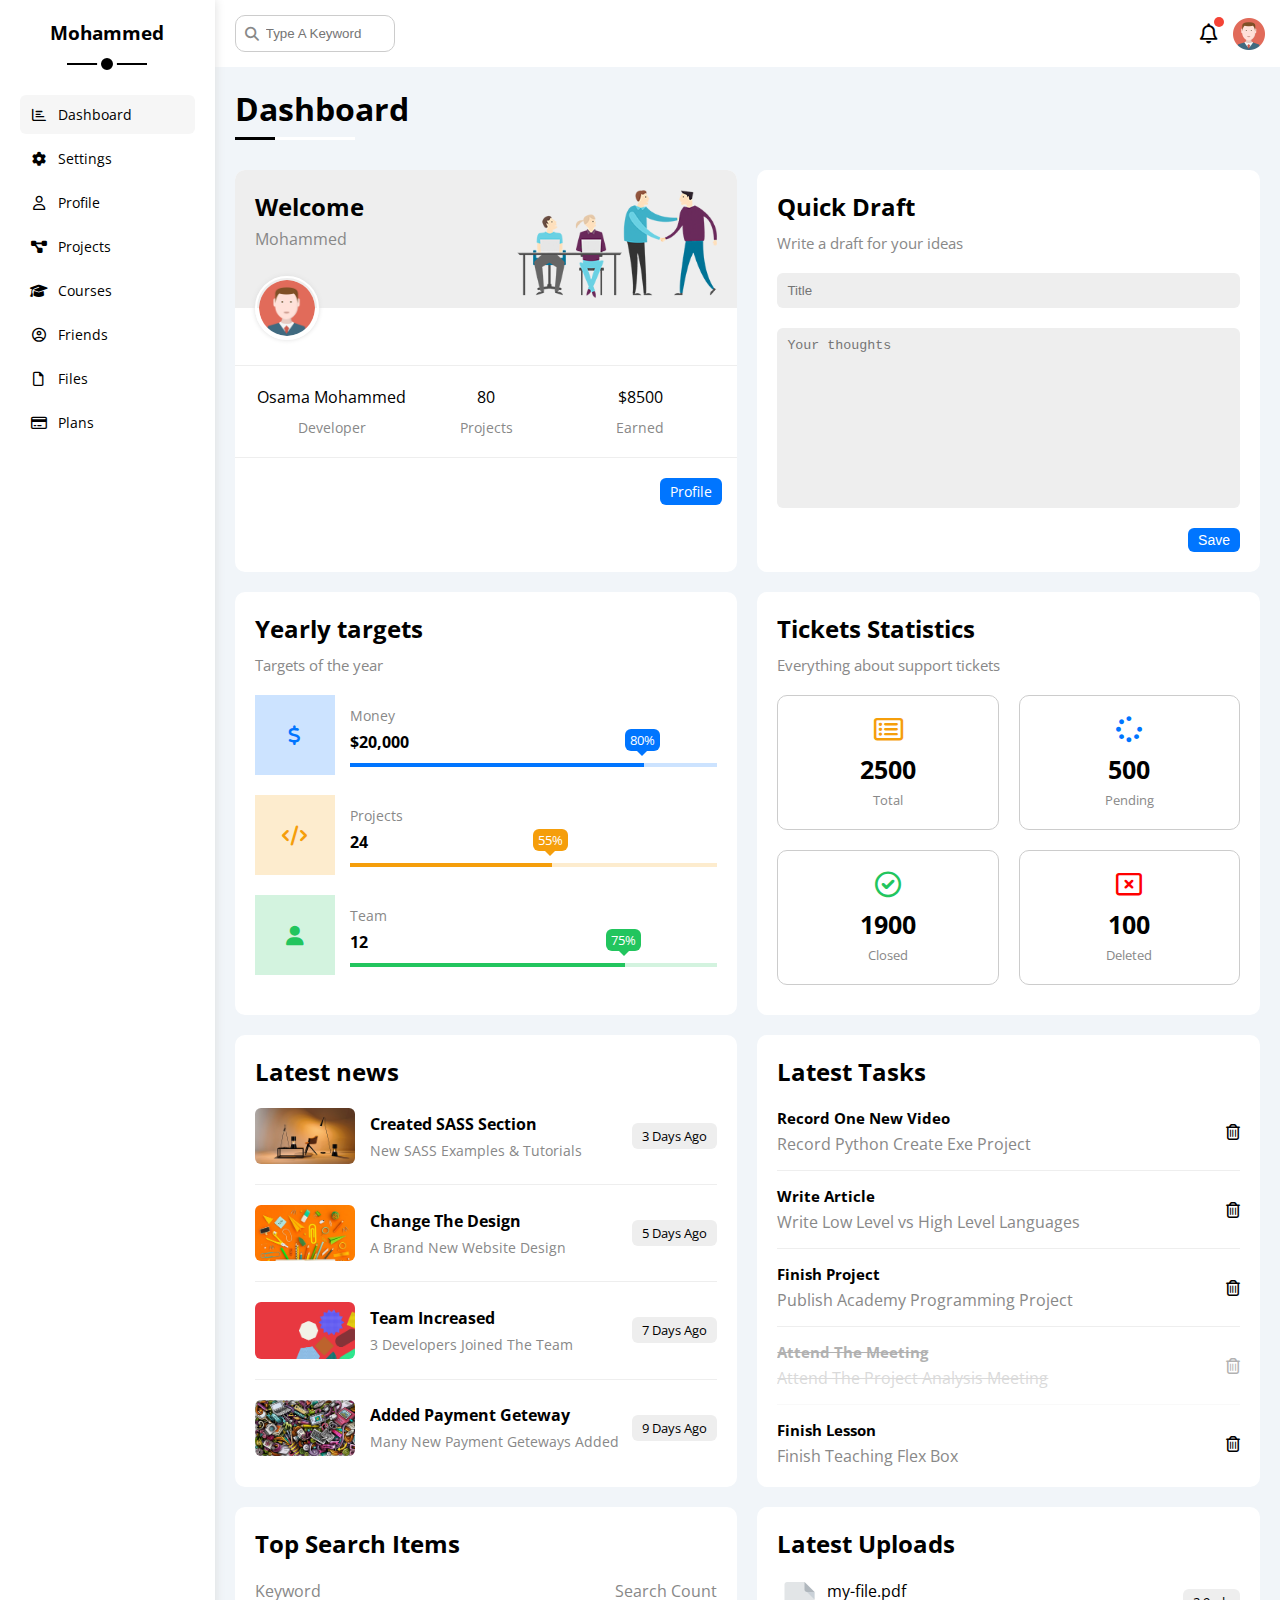
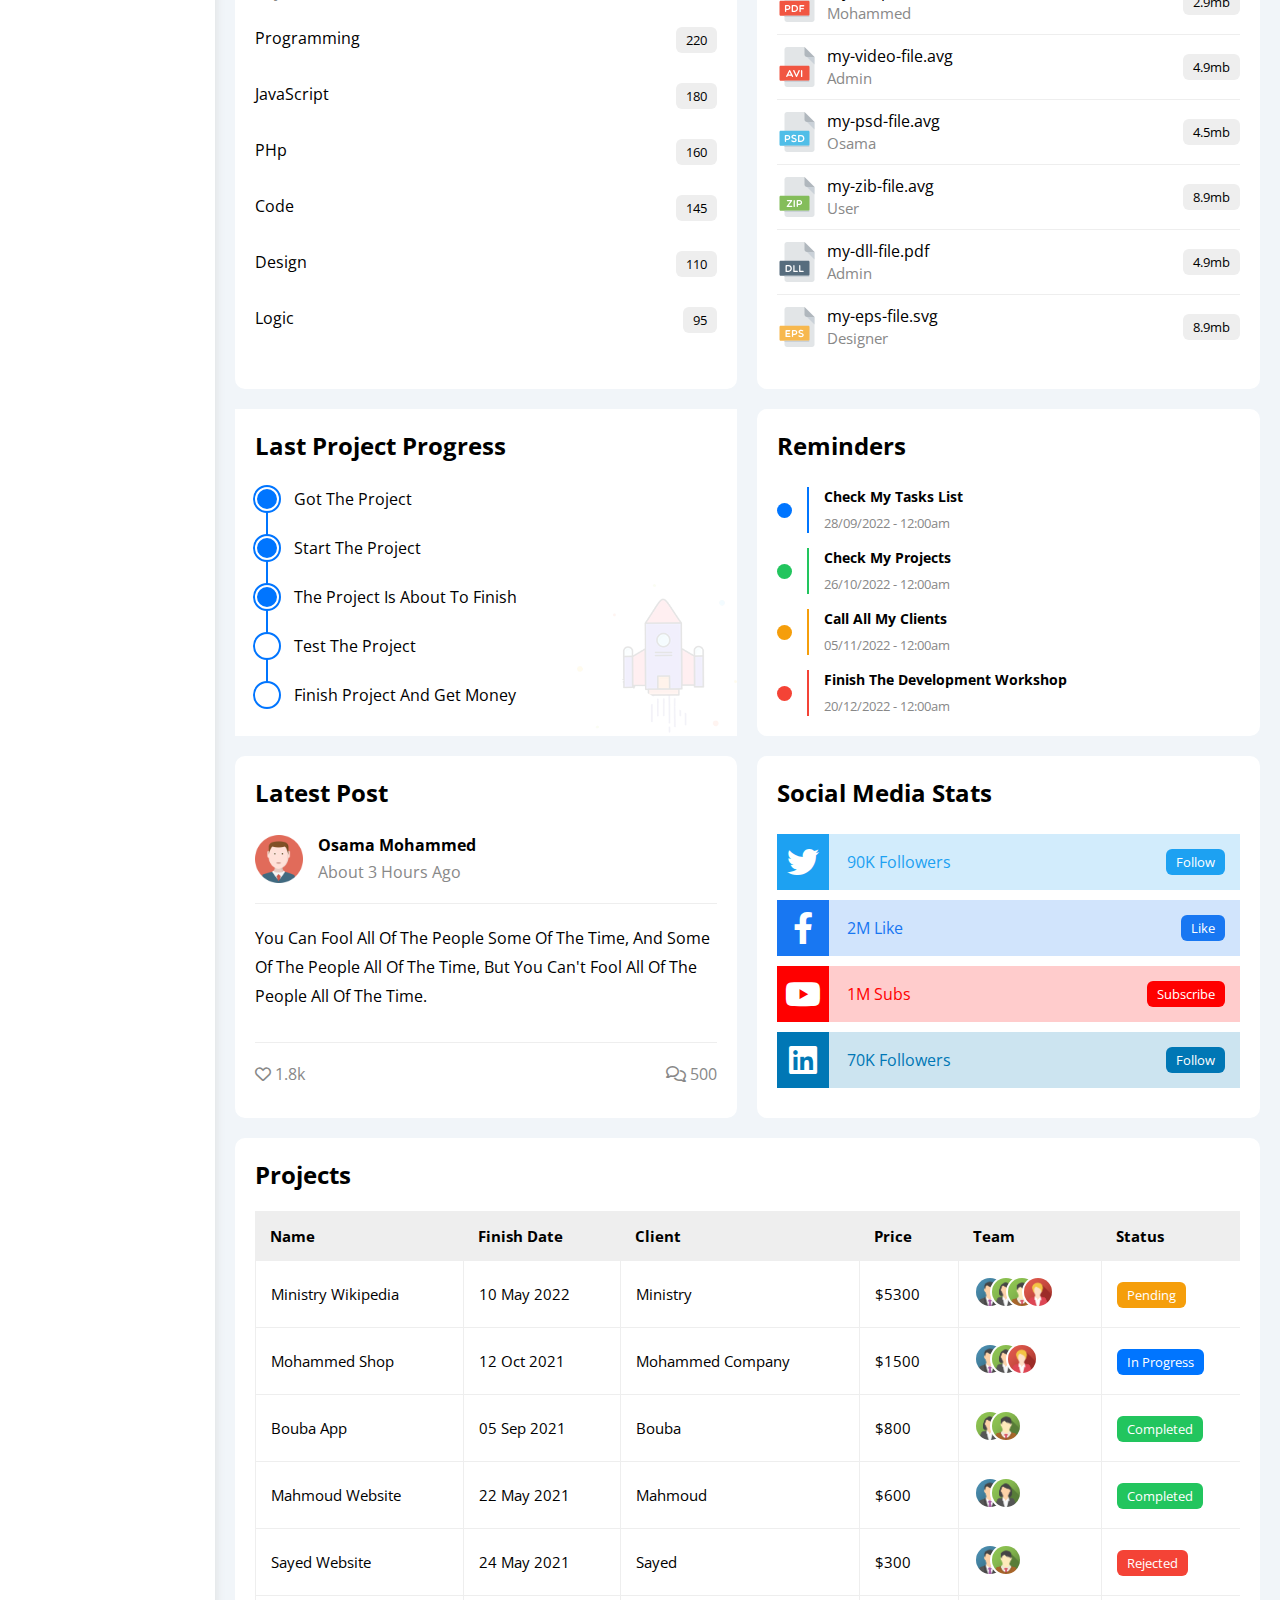
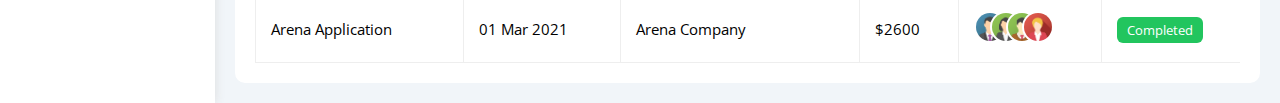
<file: index.html>
<!DOCTYPE html>
<html lang="en">
  <head>
    <meta charset="UTF-8" />
    <meta http-equiv="X-UA-Compatible" content="IE=edge" />
    <meta name="viewport" content="width=device-width, initial-scale=1.0" />
    <title>Dashboard</title>
    <!-- <link rel="stylesheet" href="CSS/normalize.css"> -->
    <link rel="stylesheet" href="CSS/all.min.css" />
    <link rel="stylesheet" href="CSS/framework.css" />
    <link rel="stylesheet" href="CSS/master.css" />
    <link rel="preconnect" href="https://fonts.googleapis.com" />
    <link rel="preconnect" href="https://fonts.gstatic.com" crossorigin />
    <link
      href="https://fonts.googleapis.com/css2?family=Open+Sans:wght@400;700&display=swap"
      rel="stylesheet"
    />
  </head>
  <body>
    <div class="page d-flex">
      <div class="sidebar bg-white p-20 p-relative">
        <h3 class="p-relative txt-c mt-0">Mohammed</h3>
        <ul>
          <li>
            <a
              class="active d-flex align-center fs-14 c-black rad-6 p-10"
              href="index.html"
            >
              <i class="fa-regular fa-chart-bar fa-fw"></i>
              <span>Dashboard</span>
            </a>
          </li>
          <li>
            <a
              class="d-flex align-center fs-14 c-black rad-6 p-10"
              href="settings.html"
            >
              <i class="fa-solid fa-gear fa-fw"></i>
              <span>Settings</span>
            </a>
          </li>
          <li>
            <a
              class="d-flex align-center fs-14 c-black rad-6 p-10"
              href="profile.html"
            >
              <i class="fa-regular fa-user fa-fw"></i>
              <span>Profile</span>
            </a>
          </li>
          <li>
            <a
              class="d-flex align-center fs-14 c-black rad-6 p-10"
              href="projects.html"
            >
              <i class="fa-solid fa-diagram-project fa-fw"></i>
              <span>Projects</span>
            </a>
          </li>
          <li>
            <a
              class="d-flex align-center fs-14 c-black rad-6 p-10"
              href="courses.html"
            >
              <i class="fa-solid fa-graduation-cap fa-fw"></i>
              <span>Courses</span>
            </a>
          </li>
          <li>
            <a
              class="d-flex align-center fs-14 c-black rad-6 p-10"
              href="friends.html"
            >
              <i class="fa-regular fa-circle-user fa-fw"></i>
              <span>Friends</span>
            </a>
          </li>
          <li>
            <a
              class="d-flex align-center fs-14 c-black rad-6 p-10"
              href="files.html"
            >
              <i class="fa-regular fa-file fa-fw"></i>
              <span>Files</span>
            </a>
          </li>
          <li>
            <a
              class="d-flex align-center fs-14 c-black rad-6 p-10"
              href="plans.html"
            >
              <i class="fa-regular fa-credit-card fa-fw"></i>
              <span>Plans</span>
            </a>
          </li>
        </ul>
      </div>
      <div class="content w-full">
        <!-- start head -->
        <div class="head bg-white p-15 between-flex">
          <div class="search p-relative">
            <input class="p-10" type="search" placeholder="Type A Keyword" />
          </div>
          <div class="icon d-flex align-center">
            <span class="notification p-relative">
              <i class="fa-regular fa-bell fa-lg"></i>
            </span>
            <img src="Images/avatar.png" alt="" />
          </div>
        </div>
        <!-- end head -->
        <h1 class="p-relative">Dashboard</h1>
        <div class="wrapper d-grid gap-20">
          <!-- start welcome widget -->
          <div class="welcome bg-white rad-10 txt-c-mobile block-mobile">
            <div class="intro p-20 d-flex space-between bg-eee">
              <div>
                <h2 class="m-0">Welcome</h2>
                <p class="c-grey mt-5">Mohammed</p>
              </div>
              <img class="hide-mobile" src="Images/welcome.png" alt="" />
            </div>
            <img src="Images/avatar.png" alt="" class="avatar" />
            <div class="body txt-c d-flex p-20 mt-20 mb-20 block-mobile">
              <div>
                Osama Mohammed
                <span class="d-block c-grey fs-14 mt-10">Developer</span>
              </div>
              <div>
                80 <span class="d-block c-grey fs-14 mt-10">Projects</span>
              </div>
              <div>
                $8500 <span class="d-block c-grey fs-14 mt-10">Earned</span>
              </div>
            </div>
            <a
              href="profile.html"
              class="visit d-block fs-14 rad-6 bg-blue c-white w-fit btn-shape"
              >Profile</a
            >
          </div>
          <!-- end welcome widget -->
          <!-- start Quick draft widget -->
          <div class="quick-draft p-20 bg-white rad-10">
            <h2 class="mt-0 mb-10">Quick Draft</h2>
            <p class="mt-0 mb-20 c-grey fs-15">Write a draft for your ideas</p>
            <form action="">
              <input
                class="d-block w-full mb-20 p-10 b-none bg-eee rad-6"
                type="text"
                placeholder="Title"
              />
              <textarea
                class="d-block w-full mb-20 p-10 b-none bg-eee rad-6"
                placeholder="Your thoughts"
              ></textarea>
              <input
                class="save d-block w-fit bg-blue c-white fs-14 b-none btn-shape"
                type="submit"
                value="Save"
              />
            </form>
          </div>
          <!-- end Quick draft widget -->
          <!-- start targets -->
          <div class="targets p-20 bg-white rad-10">
            <h2 class="mt-0 mb-10">Yearly targets</h2>
            <p class="mt-0 mb-20 c-grey fs-15">Targets of the year</p>
            <div class="target-row mb-20 center-flex blue">
              <div class="icon center-flex">
                <i class="fa-solid fa-dollar-sign fa-lg c-blue"></i>
              </div>
              <div class="details">
                <span class="fs-14 c-grey">Money</span>
                <span class="d-block mt-5 mb-10 fw-bold">$20,000</span>
                <div class="progress p-relative">
                  <span class="bg-blue blue" style="width: 80%">
                    <span class="bg-blue">80%</span>
                  </span>
                </div>
              </div>
            </div>
            <div class="target-row mb-20 center-flex orange">
              <div class="icon center-flex">
                <i class="fa-solid fa-code fa-lg c-orange"></i>
              </div>
              <div class="details">
                <span class="fs-14 c-grey">Projects</span>
                <span class="d-block mt-5 mb-10 fw-bold">24</span>
                <div class="progress p-relative">
                  <span class="bg-orange orange" style="width: 55%">
                    <span class="bg-orange">55%</span>
                  </span>
                </div>
              </div>
            </div>
            <div class="target-row mb-20 center-flex green">
              <div class="icon center-flex">
                <i class="fa-solid fa-user fa-lg c-green"></i>
              </div>
              <div class="details">
                <span class="fs-14 c-grey">Team</span>
                <span class="d-block mt-5 mb-10 fw-bold">12</span>
                <div class="progress p-relative">
                  <span class="bg-green green" style="width: 75%">
                    <span class="bg-green">75%</span>
                  </span>
                </div>
              </div>
            </div>
          </div>
          <!-- end targets -->
          <!-- start tickets widget -->
          <div class="tickets p-20 bg-white rad-10">
            <h2 class="mt-0 mb-10">Tickets Statistics</h2>
            <p class="mt-0 mb-20 c-grey fs-15">
              Everything about support tickets
            </p>
            <div class="d-flex txt-c gap-20 f-wrap">
              <div class="box p-20 rad-10 fs-13 c-grey">
                <i
                  class="fa-regular fa-rectangle-list fa-2x mb-10 c-orange"
                ></i>
                <span class="d-block c-black fw-bold fs-25 mb-5">2500</span>
                Total
              </div>
              <div class="box p-20 rad-10 fs-13 c-grey">
                <i class="fa-solid fa-spinner fa-2x mb-10 c-blue"></i>
                <span class="d-block c-black fw-bold fs-25 mb-5">500</span>
                Pending
              </div>
              <div class="box p-20 rad-10 fs-13 c-grey">
                <i class="fa-regular fa-circle-check fa-2x mb-10 c-green"></i>
                <span class="d-block c-black fw-bold fs-25 mb-5">1900</span>
                Closed
              </div>
              <div class="box p-20 rad-10 fs-13 c-grey">
                <i class="fa-regular fa-rectangle-xmark fa-2x mb-10 c-red"></i>
                <span class="d-block c-black fw-bold fs-25 mb-5">100</span>
                Deleted
              </div>
            </div>
          </div>
          <!-- end tickets widget -->
          <!-- start latest news -->
          <div class="latest-news p-20 bg-white rad-10 txt-c-mobile">
            <h2 class="mt-0 mb-20">Latest news</h2>
            <div class="news-row d-flex align-center">
              <img src="Images/news-01.png" alt="" />
              <div class="info">
                <h3>Created SASS Section</h3>
                <p class="m-0 fs-14 c-grey">New SASS Examples & Tutorials</p>
              </div>
              <div class="btn-shape bg-eee fs-13 label">3 Days Ago</div>
            </div>
            <div class="news-row d-flex align-center">
              <img src="Images/news-02.png" alt="" />
              <div class="info">
                <h3>Change The Design</h3>
                <p class="m-0 fs-14 c-grey">A Brand New Website Design</p>
              </div>
              <div class="btn-shape bg-eee fs-13 label">5 Days Ago</div>
            </div>
            <div class="news-row d-flex align-center">
              <img src="Images/news-03.png" alt="" />
              <div class="info">
                <h3>Team Increased</h3>
                <p class="m-0 fs-14 c-grey">3 Developers Joined The Team</p>
              </div>
              <div class="btn-shape bg-eee fs-13 label">7 Days Ago</div>
            </div>
            <div class="news-row d-flex align-center">
              <img src="Images/news-04.png" alt="" />
              <div class="info">
                <h3>Added Payment Geteway</h3>
                <p class="m-0 fs-14 c-grey">Many New Payment Geteways Added</p>
              </div>
              <div class="btn-shape bg-eee fs-13 label">9 Days Ago</div>
            </div>
          </div>
          <!-- end latest news -->
          <!-- start tasks -->
          <div class="tasks p-20 bg-white rad-10">
            <h2 class="mt-0 mb-20">Latest Tasks</h2>
            <div class="task-row between-flex">
              <div class="info">
                <h3 class="mt-0 mb-5 fs-15">Record One New Video</h3>
                <p class="m-0 c-grey">Record Python Create Exe Project</p>
              </div>
              <i class="fa-regular fa-trash-can delete"></i>
            </div>
            <div class="task-row between-flex">
              <div class="info">
                <h3 class="mt-0 mb-5 fs-15">Write Article</h3>
                <p class="m-0 c-grey">
                  Write Low Level vs High Level Languages
                </p>
              </div>
              <i class="fa-regular fa-trash-can delete"></i>
            </div>
            <div class="task-row between-flex">
              <div class="info">
                <h3 class="mt-0 mb-5 fs-15">Finish Project</h3>
                <p class="m-0 c-grey">Publish Academy Programming Project</p>
              </div>
              <i class="fa-regular fa-trash-can delete"></i>
            </div>
            <div class="task-row between-flex done">
              <div class="info">
                <h3 class="mt-0 mb-5 fs-15">Attend The Meeting</h3>
                <p class="m-0 c-grey">Attend The Project Analysis Meeting</p>
              </div>
              <i class="fa-regular fa-trash-can delete"></i>
            </div>
            <div class="task-row between-flex">
              <div class="info">
                <h3 class="mt-0 mb-5 fs-15">Finish Lesson</h3>
                <p class="m-0 c-grey">Finish Teaching Flex Box</p>
              </div>
              <i class="fa-regular fa-trash-can delete"></i>
            </div>
          </div>
          <!-- end tasks -->
          <!-- start top search word widget -->
          <div class="search-items p-20 bg-white rad-10">
            <h2 class="mt-0 mb-20">Top Search Items</h2>
            <div class="items-head d-flex space-between c-grey mb-10">
              <div>Keyword</div>
              <div>Search Count</div>
            </div>
            <div class="items d-flex space-between pt-15 pb-15">
              <span>Programming</span>
              <span class="bg-eee fs-13 btn-shape">220</span>
            </div>
            <div class="items d-flex space-between pt-15 pb-15">
              <span>JavaScript</span>
              <span class="bg-eee fs-13 btn-shape">180</span>
            </div>
            <div class="items d-flex space-between pt-15 pb-15">
              <span>PHp</span>
              <span class="bg-eee fs-13 btn-shape">160</span>
            </div>
            <div class="items d-flex space-between pt-15 pb-15">
              <span>Code</span>
              <span class="bg-eee fs-13 btn-shape">145</span>
            </div>
            <div class="items d-flex space-between pt-15 pb-15">
              <span>Design</span>
              <span class="bg-eee fs-13 btn-shape">110</span>
            </div>
            <div class="items d-flex space-between pt-15 pb-15">
              <span>Logic</span>
              <span class="bg-eee fs-13 btn-shape">95</span>
            </div>
          </div>
          <!-- end top search word widget -->
          <!-- start latest uploads -->
          <div class="latest-uploads p-20 bg-white rad-10">
            <h2 class="mt-0 mb-20">Latest Uploads</h2>
            <ul class="m-0">
              <li class="between-flex pb-10 mb-10">
                <div class="d-flex align-center">
                  <img class="mr-10" src="Images/pdf.svg" alt="" />
                  <div>
                    <span class="d-block">my-file.pdf</span>
                    <span class="fs-15 c-grey">Mohammed</span>
                  </div>
                </div>
                <div class="bg-eee btn-shape fs-13">2.9mb</div>
              </li>
              <li class="between-flex pb-10 mb-10">
                <div class="d-flex align-center">
                  <img class="mr-10" src="Images/avi.svg" alt="" />
                  <div>
                    <span class="d-block">my-video-file.avg</span>
                    <span class="fs-15 c-grey">Admin</span>
                  </div>
                </div>
                <div class="bg-eee btn-shape fs-13">4.9mb</div>
              </li>
              <li class="between-flex pb-10 mb-10">
                <div class="d-flex align-center">
                  <img class="mr-10" src="Images/psd.svg" alt="" />
                  <div>
                    <span class="d-block">my-psd-file.avg</span>
                    <span class="fs-15 c-grey">Osama</span>
                  </div>
                </div>
                <div class="bg-eee btn-shape fs-13">4.5mb</div>
              </li>
              <li class="between-flex pb-10 mb-10">
                <div class="d-flex align-center">
                  <img class="mr-10" src="Images/zip.svg" alt="" />
                  <div>
                    <span class="d-block">my-zib-file.avg</span>
                    <span class="fs-15 c-grey">User</span>
                  </div>
                </div>
                <div class="bg-eee btn-shape fs-13">8.9mb</div>
              </li>
              <li class="between-flex pb-10 mb-10">
                <div class="d-flex align-center">
                  <img class="mr-10" src="Images/dll.svg" alt="" />
                  <div>
                    <span class="d-block">my-dll-file.pdf</span>
                    <span class="fs-15 c-grey">Admin</span>
                  </div>
                </div>
                <div class="bg-eee btn-shape fs-13">4.9mb</div>
              </li>
              <li class="between-flex pb-10 mb-10">
                <div class="d-flex align-center">
                  <img class="mr-10" src="Images/eps.svg" alt="" />
                  <div>
                    <span class="d-block">my-eps-file.svg</span>
                    <span class="fs-15 c-grey">Designer</span>
                  </div>
                </div>
                <div class="bg-eee btn-shape fs-13">8.9mb</div>
              </li>
            </ul>
          </div>
          <!-- end latest uploads -->
          <!-- start last project progress widget -->
          <div class="last-project p-20 bg-white rad10 p-relative">
            <h2 class="mt-0 mb-20">Last Project Progress</h2>
            <ul class="m-0 p-relative">
              <li class="mt-25 d-flex align-center done">Got The Project</li>
              <li class="mt-25 d-flex align-center done">Start The Project</li>
              <li class="mt-25 d-flex align-center done">
                The Project Is About To Finish
              </li>
              <li class="mt-25 d-flex align-center current">
                Test The Project
              </li>
              <li class="mt-25 d-flex align-center">
                Finish Project And Get Money
              </li>
            </ul>
            <img
              class="launch-icon hide-mobile"
              src="Images/project.png"
              alt=""
            />
          </div>
          <!-- end last project progress widget -->
          <!-- start reminders widget -->
          <div class="reminders p-20 bg-white rad-10 p-relative">
            <h2 class="mt-0 mb-25">Reminders</h2>
            <ul class="m-0">
              <li class="d-flex align-center mt-15">
                <span class="key bg-blue mr-15 d-block rad-half"></span>
                <div class="pl-15 blue">
                  <p class="fs-14 fw-bold mt-0 mb-5">Check My Tasks List</p>
                  <span class="fs-13 c-grey">28/09/2022 - 12:00am</span>
                </div>
              </li>
              <li class="d-flex align-center mt-15">
                <span class="key bg-green mr-15 d-block rad-half"></span>
                <div class="pl-15 green">
                  <p class="fs-14 fw-bold mt-0 mb-5">Check My Projects</p>
                  <span class="fs-13 c-grey">26/10/2022 - 12:00am</span>
                </div>
              </li>
              <li class="d-flex align-center mt-15">
                <span class="key bg-orange mr-15 d-block rad-half"></span>
                <div class="pl-15 orange">
                  <p class="fs-14 fw-bold mt-0 mb-5">Call All My Clients</p>
                  <span class="fs-13 c-grey">05/11/2022 - 12:00am</span>
                </div>
              </li>
              <li class="d-flex align-center mt-15">
                <span class="key bg-red mr-15 d-block rad-half"></span>
                <div class="pl-15 red">
                  <p class="fs-14 fw-bold mt-0 mb-5">
                    Finish The Development Workshop
                  </p>
                  <span class="fs-13 c-grey">20/12/2022 - 12:00am</span>
                </div>
              </li>
            </ul>
          </div>
          <!-- end reminders widget -->
          <!-- start latest post widget -->
          <div class="latest-post p-20 bg-white rad-10 p-relative">
            <h2 class="mt-0 mb-25">Latest Post</h2>
            <div class="top d-flex align-center">
              <img class="avatar mr-15" src="Images/avatar.png" alt="" />
              <div class="info">
                <span class="d-block mb-5 fw-bold">Osama Mohammed</span>
                <span class="c-grey">About 3 Hours Ago</span>
              </div>
            </div>
            <div class="post-content txt-c-mobile pt-20 pb-20 mt-20 mb-20">
              You Can Fool All Of The People Some Of The Time, And Some Of The
              People All Of The Time, But You Can't Fool All Of The People All
              Of The Time.
            </div>
            <div class="post-stats between-flex c-grey">
              <div>
                <i class="fa-regular fa-heart"></i>
                <span>1.8k</span>
              </div>
              <div>
                <i class="fa-regular fa-comments"></i>
                <span>500</span>
              </div>
            </div>
          </div>
          <!-- end latest post widget -->
          <!-- start social media stats widget  -->
          <div class="social-media p-20 bg-white rad-10 p-relative">
            <h2 class="mt-0 mb-25">Social Media Stats</h2>
            <div class="box twitter p-15 p-relative mb-10 between-flex">
              <i
                class="fa-brands fa-twitter fa-2x c-white h-full center-flex"
              ></i>
              <span>90K Followers</span>
              <a class="fs-13 c-white btn-shape" href="#">Follow</a>
            </div>
            <div class="box facebook p-15 p-relative mb-10 between-flex">
              <i
                class="fa-brands fa-facebook-f fa-2x c-white h-full center-flex"
              ></i>
              <span>2M Like</span>
              <a class="fs-13 c-white btn-shape" href="#">Like</a>
            </div>
            <div class="box youtube p-15 p-relative mb-10 between-flex">
              <i
                class="fa-brands fa-youtube fa-2x c-white h-full center-flex"
              ></i>
              <span>1M Subs</span>
              <a class="fs-13 c-white btn-shape" href="#">Subscribe</a>
            </div>
            <div class="box linkedin p-15 p-relative mb-10 between-flex">
              <i
                class="fa-brands fa-linkedin fa-2x c-white h-full center-flex"
              ></i>
              <span>70K Followers</span>
              <a class="fs-13 c-white btn-shape" href="#">Follow</a>
            </div>
          </div>
          <!-- end social media stats widget  -->
        </div>
        <!-- start projects table -->
        <div class="projects p-20 bg-white rad-10 m-20">
          <h2 class="mt-0 mb-20">Projects</h2>
          <div class="responsive-table">
            <table class="fs-15 w-full">
              <thead>
                <tr>
                  <td>Name</td>
                  <td>Finish Date</td>
                  <td>Client</td>
                  <td>Price</td>
                  <td>Team</td>
                  <td>Status</td>
                </tr>
              </thead>
              <tbody>
                <tr>
                  <td>Ministry Wikipedia</td>
                  <td>10 May 2022</td>
                  <td>Ministry</td>
                  <td>$5300</td>
                  <td>
                    <img src="Images/team-01.png" alt="" />
                    <img src="Images/team-02.png" alt="" />
                    <img src="Images/team-03.png" alt="" />
                    <img src="Images/team-05.png" alt="" />
                  </td>
                  <td>
                    <span class="label btn-shape bg-orange c-white"
                      >Pending</span
                    >
                  </td>
                </tr>
                <tr>
                  <td>Mohammed Shop</td>
                  <td>12 Oct 2021</td>
                  <td>Mohammed Company</td>
                  <td>$1500</td>
                  <td>
                    <img src="Images/team-01.png" alt="" />
                    <img src="Images/team-02.png" alt="" />
                    <img src="Images/team-05.png" alt="" />
                  </td>
                  <td>
                    <span class="label btn-shape bg-blue c-white"
                      >In Progress</span
                    >
                  </td>
                </tr>
                <tr>
                  <td>Bouba App</td>
                  <td>05 Sep 2021</td>
                  <td>Bouba</td>
                  <td>$800</td>
                  <td>
                    <img src="Images/team-02.png" alt="" />
                    <img src="Images/team-03.png" alt="" />
                  </td>
                  <td>
                    <span class="label btn-shape bg-green c-white"
                      >Completed</span
                    >
                  </td>
                </tr>
                <tr>
                  <td>Mahmoud Website</td>
                  <td>22 May 2021</td>
                  <td>Mahmoud</td>
                  <td>$600</td>
                  <td>
                    <img src="Images/team-01.png" alt="" />
                    <img src="Images/team-02.png" alt="" />
                  </td>
                  <td>
                    <span class="label btn-shape bg-green c-white"
                      >Completed</span
                    >
                  </td>
                </tr>
                <tr>
                  <td>Sayed Website</td>
                  <td>24 May 2021</td>
                  <td>Sayed</td>
                  <td>$300</td>
                  <td>
                    <img src="Images/team-01.png" alt="" />
                    <img src="Images/team-03.png" alt="" />
                  </td>
                  <td>
                    <span class="label btn-shape bg-red c-white">Rejected</span>
                  </td>
                </tr>
                <tr>
                  <td>Arena Application</td>
                  <td>01 Mar 2021</td>
                  <td>Arena Company</td>
                  <td>$2600</td>
                  <td>
                    <img src="Images/team-01.png" alt="" />
                    <img src="Images/team-02.png" alt="" />
                    <img src="Images/team-03.png" alt="" />
                    <img src="Images/team-05.png" alt="" />
                  </td>
                  <td>
                    <span class="label btn-shape bg-green c-white"
                      >Completed</span
                    >
                  </td>
                </tr>
              </tbody>
            </table>
          </div>
        </div>
        <!-- end projects table -->
      </div>
    </div>
  </body>
</html>
</file>
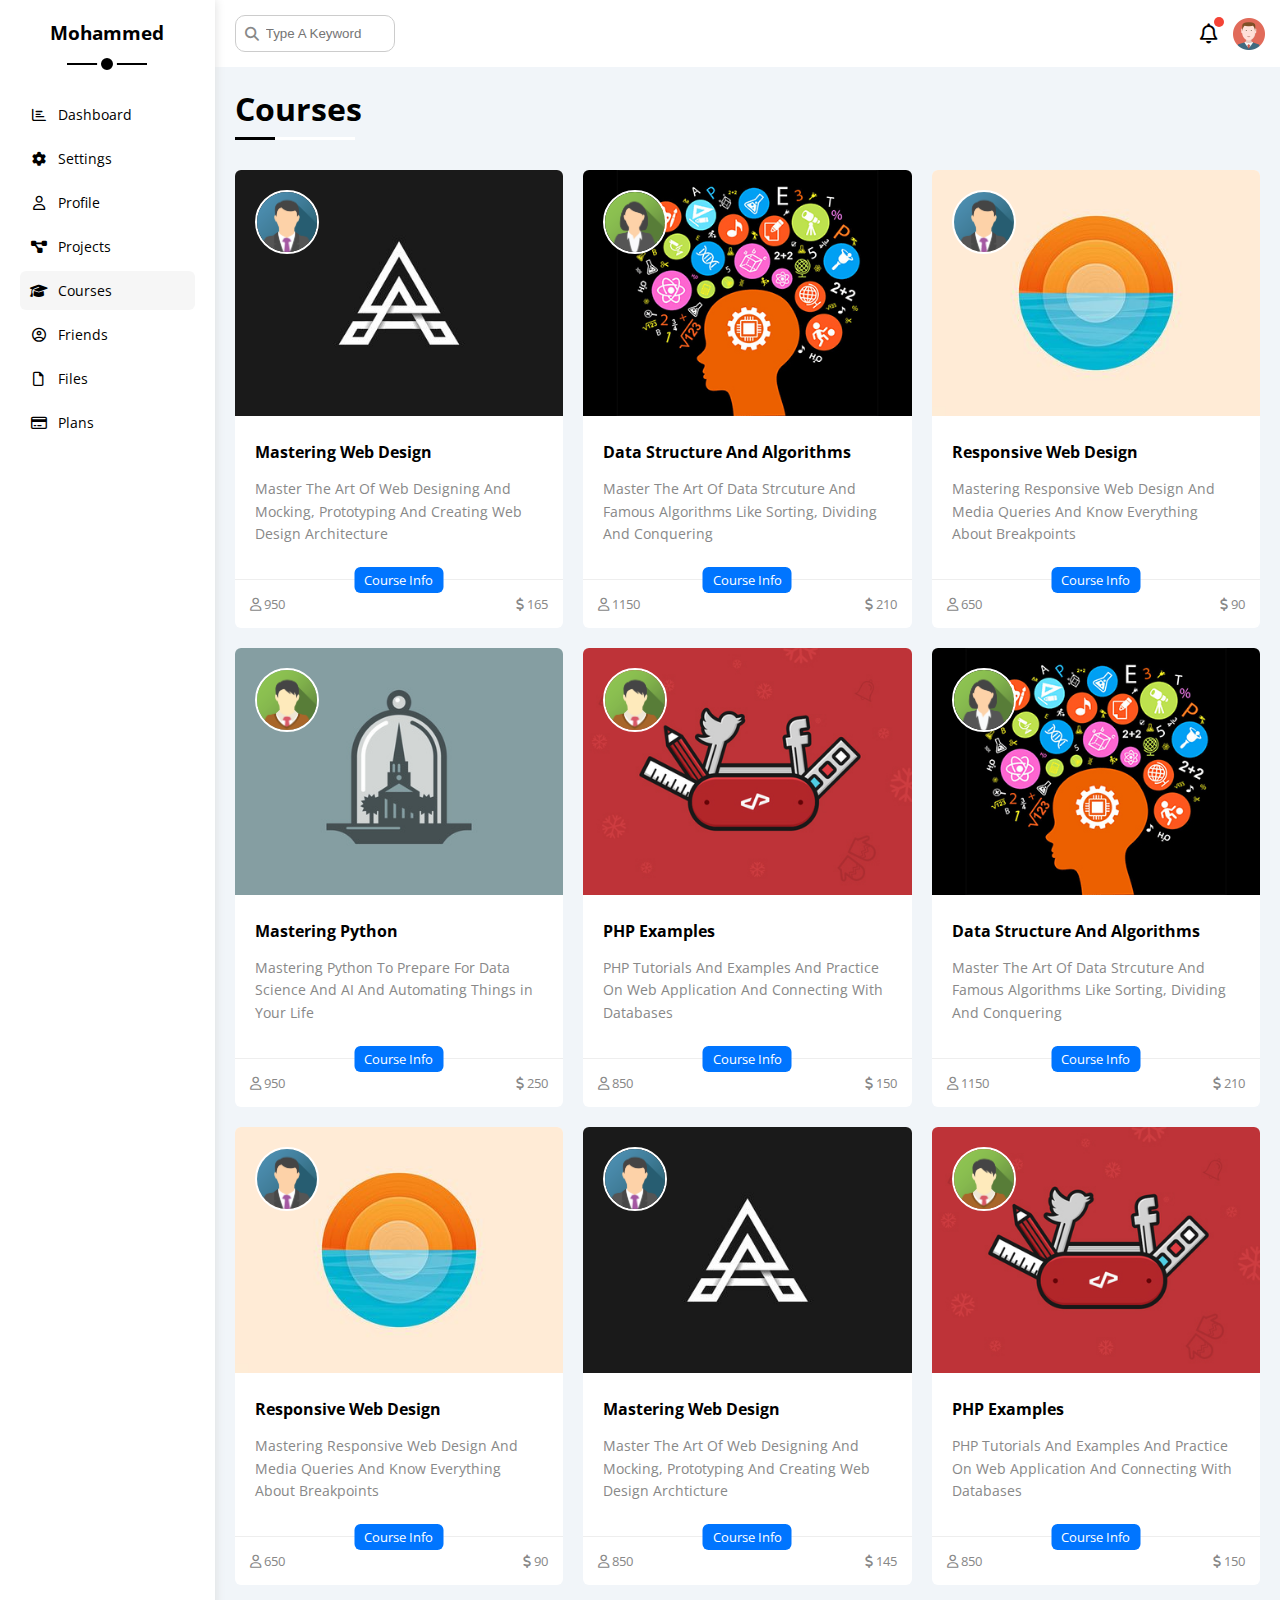
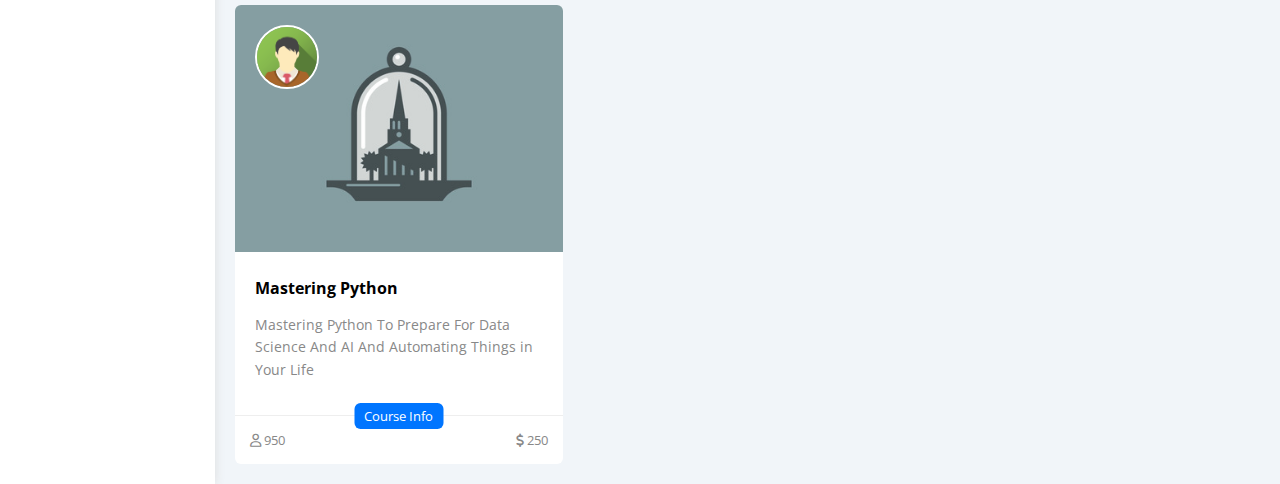
<file: courses.html>
<!DOCTYPE html>
<html lang="en">
  <head>
    <meta charset="UTF-8" />
    <meta http-equiv="X-UA-Compatible" content="IE=edge" />
    <meta name="viewport" content="width=device-width, initial-scale=1.0" />
    <title>Courses</title>
    <!-- <link rel="stylesheet" href="CSS/normalize.css"> -->
    <link rel="stylesheet" href="CSS/all.min.css" />
    <link rel="stylesheet" href="CSS/framework.css" />
    <link rel="stylesheet" href="CSS/master.css" />
    <link rel="preconnect" href="https://fonts.googleapis.com" />
    <link rel="preconnect" href="https://fonts.gstatic.com" crossorigin />
    <link
      href="https://fonts.googleapis.com/css2?family=Open+Sans:wght@400;700&display=swap"
      rel="stylesheet"
    />
  </head>
  <body>
    <div class="page d-flex">
      <div class="sidebar bg-white p-20 p-relative">
        <h3 class="p-relative txt-c mt-0">Mohammed</h3>
        <ul>
          <li>
            <a
              class="d-flex align-center fs-14 c-black rad-6 p-10"
              href="index.html"
            >
              <i class="fa-regular fa-chart-bar fa-fw"></i>
              <span>Dashboard</span>
            </a>
          </li>
          <li>
            <a
              class="d-flex align-center fs-14 c-black rad-6 p-10"
              href="settings.html"
            >
              <i class="fa-solid fa-gear fa-fw"></i>
              <span>Settings</span>
            </a>
          </li>
          <li>
            <a
              class="d-flex align-center fs-14 c-black rad-6 p-10"
              href="profile.html"
            >
              <i class="fa-regular fa-user fa-fw"></i>
              <span>Profile</span>
            </a>
          </li>
          <li>
            <a
              class="d-flex align-center fs-14 c-black rad-6 p-10"
              href="projects.html"
            >
              <i class="fa-solid fa-diagram-project fa-fw"></i>
              <span>Projects</span>
            </a>
          </li>
          <li>
            <a
              class="active d-flex align-center fs-14 c-black rad-6 p-10"
              href="courses.html"
            >
              <i class="fa-solid fa-graduation-cap fa-fw"></i>
              <span>Courses</span>
            </a>
          </li>
          <li>
            <a
              class="d-flex align-center fs-14 c-black rad-6 p-10"
              href="friends.html"
            >
              <i class="fa-regular fa-circle-user fa-fw"></i>
              <span>Friends</span>
            </a>
          </li>
          <li>
            <a
              class="d-flex align-center fs-14 c-black rad-6 p-10"
              href="files.html"
            >
              <i class="fa-regular fa-file fa-fw"></i>
              <span>Files</span>
            </a>
          </li>
          <li>
            <a
              class="d-flex align-center fs-14 c-black rad-6 p-10"
              href="plans.html"
            >
              <i class="fa-regular fa-credit-card fa-fw"></i>
              <span>Plans</span>
            </a>
          </li>
        </ul>
      </div>
      <div class="content w-full">
        <!-- start head -->
        <div class="head bg-white p-15 between-flex">
          <div class="search p-relative">
            <input class="p-10" type="search" placeholder="Type A Keyword" />
          </div>
          <div class="icon d-flex align-center">
            <span class="notification p-relative">
              <i class="fa-regular fa-bell fa-lg"></i>
            </span>
            <img src="Images/avatar.png" alt="" />
          </div>
        </div>
        <!-- end head -->
        <h1 class="p-relative">Courses</h1>
        <div class="courses-page d-grid m-20 gap-20">
          <div class="course bg-white rad-6 p-relative">
            <img class="cover" src="Images/course-01.jpg" alt="" />
            <img class="instructor" src="Images/team-01.png" alt="" />
            <div class="p-20">
              <h4 class="m-0">Mastering Web Design</h4>
              <p class="description c-grey mt-15 fs-14">
                Master The Art Of Web Designing And Mocking, Prototyping And
                Creating Web Design Architecture
              </p>
            </div>
            <div class="info p-15 p-relative between-flex">
              <span class="title bg-blue c-white btn-shape">Course Info</span>
              <span class="c-grey">
                <i class="fa-regular fa-user"></i>
                950
              </span>
              <span class="c-grey">
                <i class="fa-solid fa-dollar-sign"></i>
                165
              </span>
            </div>
          </div>
          <div class="course bg-white rad-6 p-relative">
            <img class="cover" src="Images/course-02.jpg" alt="" />
            <img class="instructor" src="Images/team-02.png" alt="" />
            <div class="p-20">
              <h4 class="m-0">Data Structure And Algorithms</h4>
              <p class="description c-grey mt-15 fs-14">
                Master The Art Of Data Strcuture And Famous Algorithms Like
                Sorting, Dividing And Conquering
              </p>
            </div>
            <div class="info p-15 p-relative between-flex">
              <span class="title bg-blue c-white btn-shape">Course Info</span>
              <span class="c-grey">
                <i class="fa-regular fa-user"></i> 1150</span
              >
              <span class="c-grey"
                ><i class="fa-solid fa-dollar-sign"></i> 210</span
              >
            </div>
          </div>
          <div class="course bg-white rad-6 p-relative">
            <img class="cover" src="Images/course-03.jpg" alt="" />
            <img class="instructor" src="Images/team-01.png" alt="" />
            <div class="p-20">
              <h4 class="m-0">Responsive Web Design</h4>
              <p class="description c-grey mt-15 fs-14">
                Mastering Responsive Web Design And Media Queries And Know
                Everything About Breakpoints
              </p>
            </div>
            <div class="info p-15 p-relative between-flex">
              <span class="title bg-blue c-white btn-shape">Course Info</span>
              <span class="c-grey">
                <i class="fa-regular fa-user"></i> 650</span
              >
              <span class="c-grey"
                ><i class="fa-solid fa-dollar-sign"></i> 90</span
              >
            </div>
          </div>
          <div class="course bg-white rad-6 p-relative">
            <img class="cover" src="Images/course-04.jpg" alt="" />
            <img class="instructor" src="Images/team-03.png" alt="" />
            <div class="p-20">
              <h4 class="m-0">Mastering Python</h4>
              <p class="description c-grey mt-15 fs-14">
                Mastering Python To Prepare For Data Science And AI And
                Automating Things in Your Life
              </p>
            </div>
            <div class="info p-15 p-relative between-flex">
              <span class="title bg-blue c-white btn-shape">Course Info</span>
              <span class="c-grey">
                <i class="fa-regular fa-user"></i> 950</span
              >
              <span class="c-grey"
                ><i class="fa-solid fa-dollar-sign"></i> 250</span
              >
            </div>
          </div>
          <div class="course bg-white rad-6 p-relative">
            <img class="cover" src="Images/course-05.jpg" alt="" />
            <img class="instructor" src="Images/team-03.png" alt="" />
            <div class="p-20">
              <h4 class="m-0">PHP Examples</h4>
              <p class="description c-grey mt-15 fs-14">
                PHP Tutorials And Examples And Practice On Web Application And
                Connecting With Databases
              </p>
            </div>
            <div class="info p-15 p-relative between-flex">
              <span class="title bg-blue c-white btn-shape">Course Info</span>
              <span class="c-grey">
                <i class="fa-regular fa-user"></i> 850</span
              >
              <span class="c-grey"
                ><i class="fa-solid fa-dollar-sign"></i> 150</span
              >
            </div>
          </div>
          <div class="course bg-white rad-6 p-relative">
            <img class="cover" src="Images/course-02.jpg" alt="" />
            <img class="instructor" src="Images/team-02.png" alt="" />
            <div class="p-20">
              <h4 class="m-0">Data Structure And Algorithms</h4>
              <p class="description c-grey mt-15 fs-14">
                Master The Art Of Data Strcuture And Famous Algorithms Like
                Sorting, Dividing And Conquering
              </p>
            </div>
            <div class="info p-15 p-relative between-flex">
              <span class="title bg-blue c-white btn-shape">Course Info</span>
              <span class="c-grey">
                <i class="fa-regular fa-user"></i> 1150</span
              >
              <span class="c-grey"
                ><i class="fa-solid fa-dollar-sign"></i> 210</span
              >
            </div>
          </div>
          <div class="course bg-white rad-6 p-relative">
            <img class="cover" src="Images/course-03.jpg" alt="" />
            <img class="instructor" src="Images/team-01.png" alt="" />
            <div class="p-20">
              <h4 class="m-0">Responsive Web Design</h4>
              <p class="description c-grey mt-15 fs-14">
                Mastering Responsive Web Design And Media Queries And Know
                Everything About Breakpoints
              </p>
            </div>
            <div class="info p-15 p-relative between-flex">
              <span class="title bg-blue c-white btn-shape">Course Info</span>
              <span class="c-grey">
                <i class="fa-regular fa-user"></i> 650</span
              >
              <span class="c-grey"
                ><i class="fa-solid fa-dollar-sign"></i> 90</span
              >
            </div>
          </div>
          <div class="course bg-white rad-6 p-relative">
            <img class="cover" src="Images/course-01.jpg" alt="" />
            <img class="instructor" src="Images/team-01.png" alt="" />
            <div class="p-20">
              <h4 class="m-0">Mastering Web Design</h4>
              <p class="description c-grey mt-15 fs-14">
                Master The Art Of Web Designing And Mocking, Prototyping And
                Creating Web Design Archticture
              </p>
            </div>
            <div class="info p-15 p-relative between-flex">
              <span class="title bg-blue c-white btn-shape">Course Info</span>
              <span class="c-grey">
                <i class="fa-regular fa-user"></i> 850</span
              >
              <span class="c-grey"
                ><i class="fa-solid fa-dollar-sign"></i> 145</span
              >
            </div>
          </div>
          <div class="course bg-white rad-6 p-relative">
            <img class="cover" src="Images/course-05.jpg" alt="" />
            <img class="instructor" src="Images/team-03.png" alt="" />
            <div class="p-20">
              <h4 class="m-0">PHP Examples</h4>
              <p class="description c-grey mt-15 fs-14">
                PHP Tutorials And Examples And Practice On Web Application And
                Connecting With Databases
              </p>
            </div>
            <div class="info p-15 p-relative between-flex">
              <span class="title bg-blue c-white btn-shape">Course Info</span>
              <span class="c-grey">
                <i class="fa-regular fa-user"></i> 850</span
              >
              <span class="c-grey"
                ><i class="fa-solid fa-dollar-sign"></i> 150</span
              >
            </div>
          </div>
          <div class="course bg-white rad-6 p-relative">
            <img class="cover" src="Images/course-04.jpg" alt="" />
            <img class="instructor" src="Images/team-03.png" alt="" />
            <div class="p-20">
              <h4 class="m-0">Mastering Python</h4>
              <p class="description c-grey mt-15 fs-14">
                Mastering Python To Prepare For Data Science And AI And
                Automating Things in Your Life
              </p>
            </div>
            <div class="info p-15 p-relative between-flex">
              <span class="title bg-blue c-white btn-shape">Course Info</span>
              <span class="c-grey">
                <i class="fa-regular fa-user"></i> 950</span
              >
              <span class="c-grey"
                ><i class="fa-solid fa-dollar-sign"></i> 250</span
              >
            </div>
          </div>
        </div>
      </div>
    </div>
  </body>
</html>
</file>
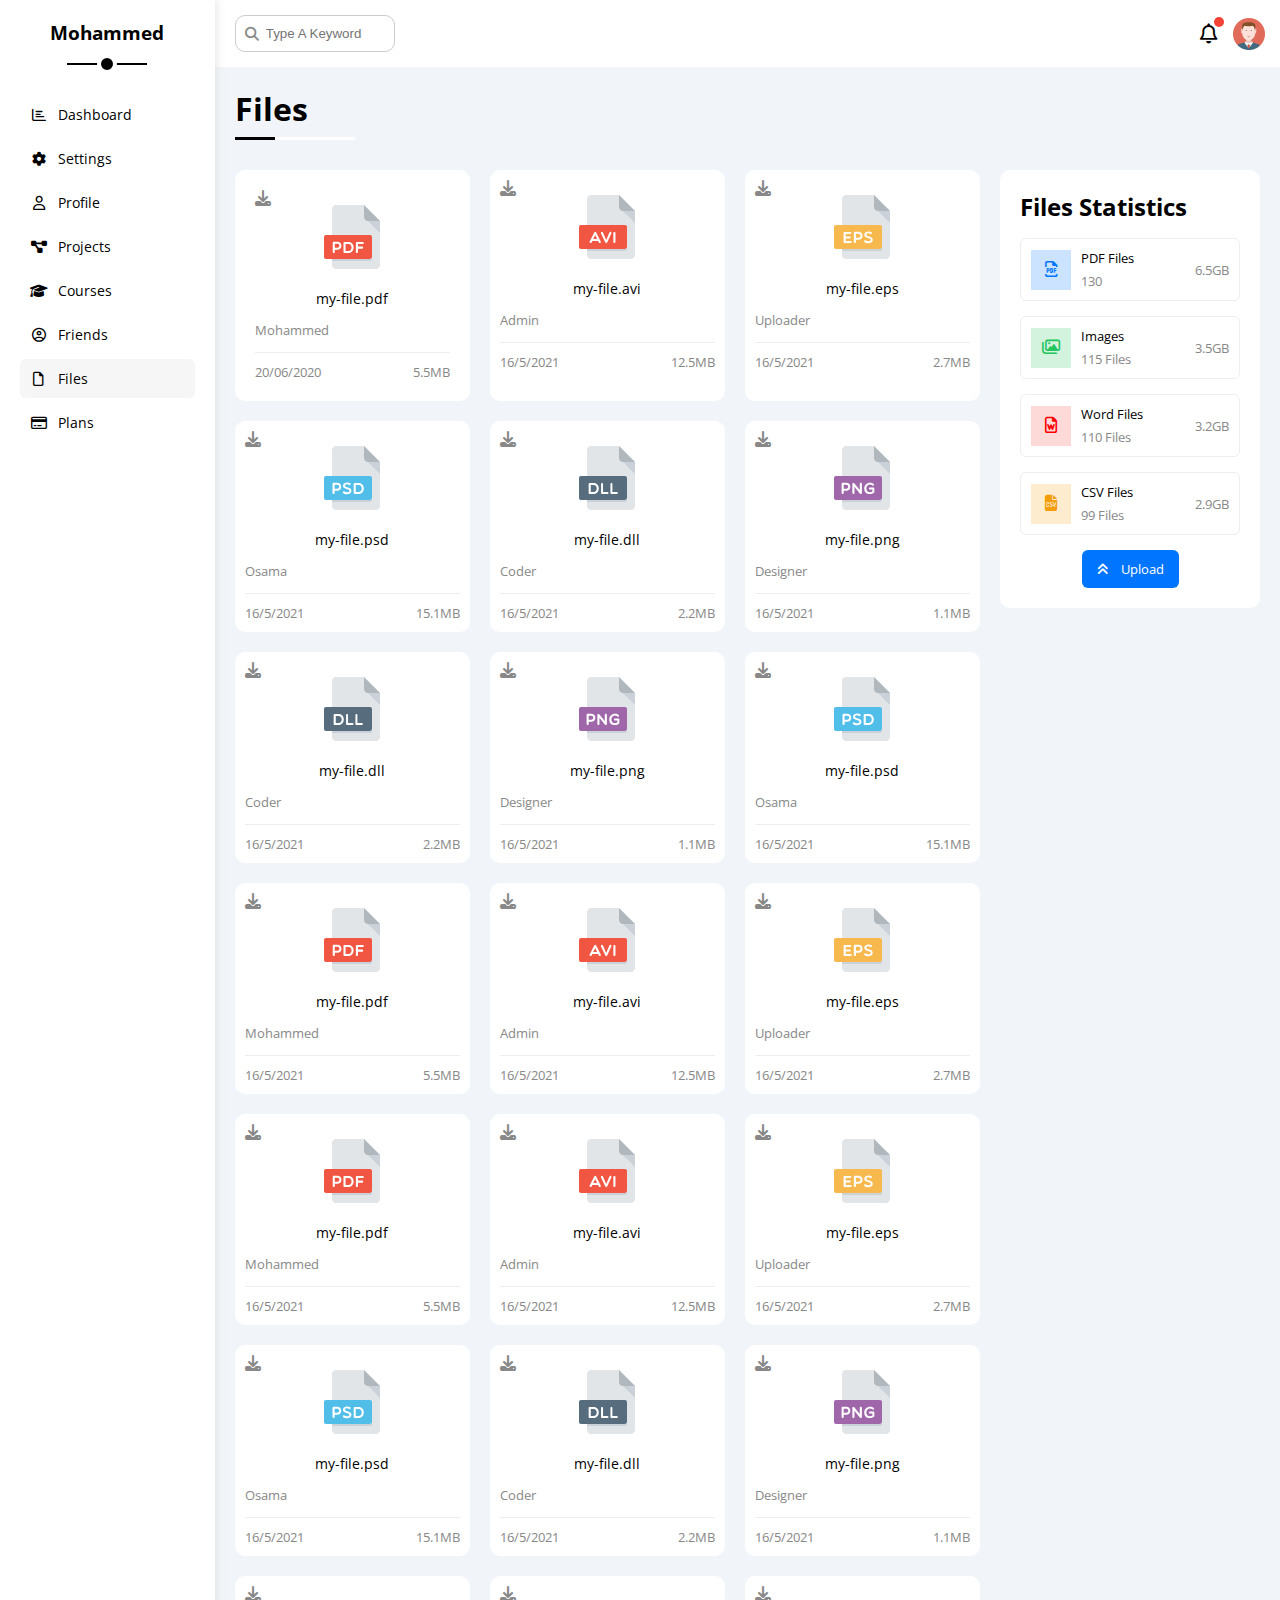
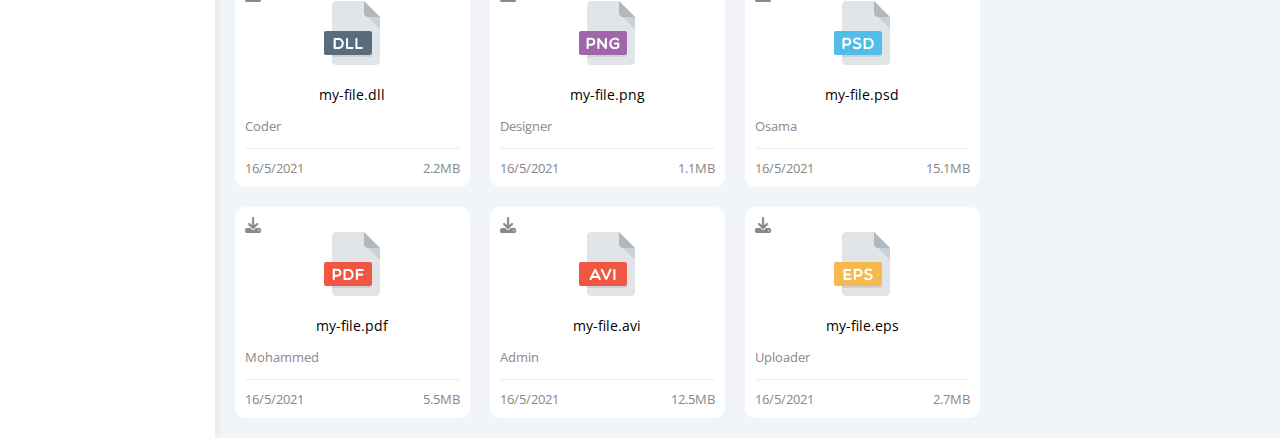
<file: files.html>
<!DOCTYPE html>
<html lang="en">
  <head>
    <meta charset="UTF-8" />
    <meta http-equiv="X-UA-Compatible" content="IE=edge" />
    <meta name="viewport" content="width=device-width, initial-scale=1.0" />
    <title>Files</title>
    <!-- <link rel="stylesheet" href="CSS/normalize.css"> -->
    <link rel="stylesheet" href="CSS/all.min.css" />
    <link rel="stylesheet" href="CSS/framework.css" />
    <link rel="stylesheet" href="CSS/master.css" />
    <link rel="preconnect" href="https://fonts.googleapis.com" />
    <link rel="preconnect" href="https://fonts.gstatic.com" crossorigin />
    <link
      href="https://fonts.googleapis.com/css2?family=Open+Sans:wght@400;700&display=swap"
      rel="stylesheet"
    />
  </head>
  <body>
    <div class="page d-flex">
      <div class="sidebar bg-white p-20 p-relative">
        <h3 class="p-relative txt-c mt-0">Mohammed</h3>
        <ul>
          <li>
            <a
              class="d-flex align-center fs-14 c-black rad-6 p-10"
              href="index.html"
            >
              <i class="fa-regular fa-chart-bar fa-fw"></i>
              <span>Dashboard</span>
            </a>
          </li>
          <li>
            <a
              class="d-flex align-center fs-14 c-black rad-6 p-10"
              href="settings.html"
            >
              <i class="fa-solid fa-gear fa-fw"></i>
              <span>Settings</span>
            </a>
          </li>
          <li>
            <a
              class="d-flex align-center fs-14 c-black rad-6 p-10"
              href="profile.html"
            >
              <i class="fa-regular fa-user fa-fw"></i>
              <span>Profile</span>
            </a>
          </li>
          <li>
            <a
              class="d-flex align-center fs-14 c-black rad-6 p-10"
              href="projects.html"
            >
              <i class="fa-solid fa-diagram-project fa-fw"></i>
              <span>Projects</span>
            </a>
          </li>
          <li>
            <a
              class="d-flex align-center fs-14 c-black rad-6 p-10"
              href="courses.html"
            >
              <i class="fa-solid fa-graduation-cap fa-fw"></i>
              <span>Courses</span>
            </a>
          </li>
          <li>
            <a
              class="d-flex align-center fs-14 c-black rad-6 p-10"
              href="friends.html"
            >
              <i class="fa-regular fa-circle-user fa-fw"></i>
              <span>Friends</span>
            </a>
          </li>
          <li>
            <a
              class="active d-flex align-center fs-14 c-black rad-6 p-10"
              href="files.html"
            >
              <i class="fa-regular fa-file fa-fw"></i>
              <span>Files</span>
            </a>
          </li>
          <li>
            <a
              class="d-flex align-center fs-14 c-black rad-6 p-10"
              href="plans.html"
            >
              <i class="fa-regular fa-credit-card fa-fw"></i>
              <span>Plans</span>
            </a>
          </li>
        </ul>
      </div>
      <div class="content w-full">
        <!-- start head -->
        <div class="head bg-white p-15 between-flex">
          <div class="search p-relative">
            <input class="p-10" type="search" placeholder="Type A Keyword" />
          </div>
          <div class="icon d-flex align-center">
            <span class="notification p-relative">
              <i class="fa-regular fa-bell fa-lg"></i>
            </span>
            <img src="Images/avatar.png" alt="" />
          </div>
        </div>
        <!-- end head -->
        <h1 class="p-relative">Files</h1>
        <div class="files-page d-flex m-20 gap-20">
          <div class="files-stats p-20 bg-white rad-10">
            <h2 class="mt-0 mb-15 txt-c-mobile">Files Statistics</h2>
            <div class="d-flex align-center border-eee p-10 rad-6 mb-15 fs-13">
              <i
                class="fa-regular fa-file-pdf fa-lg blue center-flex c-blue icon"
              ></i>
              <div class="info">
                <span>PDF Files</span>
                <span class="c-grey d-block mt-5">130</span>
              </div>
              <div class="size c-grey">6.5GB</div>
            </div>
            <div class="d-flex align-center border-eee p-10 rad-6 mb-15 fs-13">
              <i
                class="fa-regular fa-images fa-lg green center-flex c-green icon"
              ></i>
              <div class="info">
                <span>Images</span>
                <span class="c-grey d-block mt-5">115 Files</span>
              </div>
              <div class="size c-grey">3.5GB</div>
            </div>
            <div class="d-flex align-center border-eee p-10 rad-6 mb-15 fs-13">
              <i
                class="fa-regular fa-file-word fa-lg red center-flex c-red icon"
              ></i>
              <div class="info">
                <span>Word Files</span>
                <span class="c-grey d-block mt-5">110 Files</span>
              </div>
              <div class="size c-grey">3.2GB</div>
            </div>
            <div class="d-flex align-center border-eee p-10 rad-6 fs-13">
              <i
                class="fa-solid fa-file-csv fa-lg orange center-flex c-orange icon"
              ></i>
              <div class="info">
                <span>CSV Files</span>
                <span class="c-grey d-block mt-5">99 Files</span>
              </div>
              <div class="size c-grey">2.9GB</div>
            </div>
            <a
              class="upload bg-blue c-white fs-13 rad-6 d-block w-fit"
              href="#"
            >
              <i class="fa-solid fa-angles-up mr-10"></i>
              Upload
            </a>
          </div>
          <div class="files-content d-grid gap-20">
            <div class="file bg-white p-20 rad-10">
              <i class="fa-solid fa-download c-grey p-absolute"></i>
              <div class="icon txt-c">
                <img class="mt-15 mb-15" src="Images/pdf.svg" alt="" />
              </div>
              <div class="txt-c mb-10 fs-14">my-file.pdf</div>
              <p class="c-grey fs-13">Mohammed</p>
              <div class="info between-flex mt-10 pt-10 fs-13 c-grey">
                <span>20/06/2020</span>
                <span>5.5MB</span>
              </div>
            </div>
            <div class="file bg-white p-10 rad-10">
              <i class="fa-solid fa-download c-grey p-absolute"></i>
              <div class="icon txt-c">
                <img class="mt-15 mb-15" src="Images/avi.svg" alt="" />
              </div>
              <div class="txt-c mb-10 fs-14">my-file.avi</div>
              <p class="c-grey fs-13">Admin</p>
              <div class="info between-flex mt-10 pt-10 fs-13 c-grey">
                <span>16/5/2021</span>
                <span>12.5MB</span>
              </div>
            </div>
            <div class="file bg-white p-10 rad-10">
              <i class="fa-solid fa-download c-grey p-absolute"></i>
              <div class="icon txt-c">
                <img class="mt-15 mb-15" src="Images/eps.svg" alt="" />
              </div>
              <div class="txt-c mb-10 fs-14">my-file.eps</div>
              <p class="c-grey fs-13">Uploader</p>
              <div class="info between-flex mt-10 pt-10 fs-13 c-grey">
                <span>16/5/2021</span>
                <span>2.7MB</span>
              </div>
            </div>
            <div class="file bg-white p-10 rad-10">
              <i class="fa-solid fa-download c-grey p-absolute"></i>
              <div class="icon txt-c">
                <img class="mt-15 mb-15" src="Images/psd.svg" alt="" />
              </div>
              <div class="txt-c mb-10 fs-14">my-file.psd</div>
              <p class="c-grey fs-13">Osama</p>
              <div class="info between-flex mt-10 pt-10 fs-13 c-grey">
                <span>16/5/2021</span>
                <span>15.1MB</span>
              </div>
            </div>
            <div class="file bg-white p-10 rad-10">
              <i class="fa-solid fa-download c-grey p-absolute"></i>
              <div class="icon txt-c">
                <img class="mt-15 mb-15" src="Images/dll.svg" alt="" />
              </div>
              <div class="txt-c mb-10 fs-14">my-file.dll</div>
              <p class="c-grey fs-13">Coder</p>
              <div class="info between-flex mt-10 pt-10 fs-13 c-grey">
                <span>16/5/2021</span>
                <span>2.2MB</span>
              </div>
            </div>
            <div class="file bg-white p-10 rad-10">
              <i class="fa-solid fa-download c-grey p-absolute"></i>
              <div class="icon txt-c">
                <img class="mt-15 mb-15" src="Images/png.svg" alt="" />
              </div>
              <div class="txt-c mb-10 fs-14">my-file.png</div>
              <p class="c-grey fs-13">Designer</p>
              <div class="info between-flex mt-10 pt-10 fs-13 c-grey">
                <span>16/5/2021</span>
                <span>1.1MB</span>
              </div>
            </div>
            <div class="file bg-white p-10 rad-10">
              <i class="fa-solid fa-download c-grey p-absolute"></i>
              <div class="icon txt-c">
                <img class="mt-15 mb-15" src="Images/dll.svg" alt="" />
              </div>
              <div class="txt-c mb-10 fs-14">my-file.dll</div>
              <p class="c-grey fs-13">Coder</p>
              <div class="info between-flex mt-10 pt-10 fs-13 c-grey">
                <span>16/5/2021</span>
                <span>2.2MB</span>
              </div>
            </div>
            <div class="file bg-white p-10 rad-10">
              <i class="fa-solid fa-download c-grey p-absolute"></i>
              <div class="icon txt-c">
                <img class="mt-15 mb-15" src="Images/png.svg" alt="" />
              </div>
              <div class="txt-c mb-10 fs-14">my-file.png</div>
              <p class="c-grey fs-13">Designer</p>
              <div class="info between-flex mt-10 pt-10 fs-13 c-grey">
                <span>16/5/2021</span>
                <span>1.1MB</span>
              </div>
            </div>
            <div class="file bg-white p-10 rad-10">
              <i class="fa-solid fa-download c-grey p-absolute"></i>
              <div class="icon txt-c">
                <img class="mt-15 mb-15" src="Images/psd.svg" alt="" />
              </div>
              <div class="txt-c mb-10 fs-14">my-file.psd</div>
              <p class="c-grey fs-13">Osama</p>
              <div class="info between-flex mt-10 pt-10 fs-13 c-grey">
                <span>16/5/2021</span>
                <span>15.1MB</span>
              </div>
            </div>
            <div class="file bg-white p-10 rad-10">
              <i class="fa-solid fa-download c-grey p-absolute"></i>
              <div class="icon txt-c">
                <img class="mt-15 mb-15" src="Images/pdf.svg" alt="" />
              </div>
              <div class="txt-c mb-10 fs-14">my-file.pdf</div>
              <p class="c-grey fs-13">Mohammed</p>
              <div class="info between-flex mt-10 pt-10 fs-13 c-grey">
                <span>16/5/2021</span>
                <span>5.5MB</span>
              </div>
            </div>
            <div class="file bg-white p-10 rad-10">
              <i class="fa-solid fa-download c-grey p-absolute"></i>
              <div class="icon txt-c">
                <img class="mt-15 mb-15" src="Images/avi.svg" alt="" />
              </div>
              <div class="txt-c mb-10 fs-14">my-file.avi</div>
              <p class="c-grey fs-13">Admin</p>
              <div class="info between-flex mt-10 pt-10 fs-13 c-grey">
                <span>16/5/2021</span>
                <span>12.5MB</span>
              </div>
            </div>
            <div class="file bg-white p-10 rad-10">
              <i class="fa-solid fa-download c-grey p-absolute"></i>
              <div class="icon txt-c">
                <img class="mt-15 mb-15" src="Images/eps.svg" alt="" />
              </div>
              <div class="txt-c mb-10 fs-14">my-file.eps</div>
              <p class="c-grey fs-13">Uploader</p>
              <div class="info between-flex mt-10 pt-10 fs-13 c-grey">
                <span>16/5/2021</span>
                <span>2.7MB</span>
              </div>
            </div>
            <div class="file bg-white p-10 rad-10">
              <i class="fa-solid fa-download c-grey p-absolute"></i>
              <div class="icon txt-c">
                <img class="mt-15 mb-15" src="Images/pdf.svg" alt="" />
              </div>
              <div class="txt-c mb-10 fs-14">my-file.pdf</div>
              <p class="c-grey fs-13">Mohammed</p>
              <div class="info between-flex mt-10 pt-10 fs-13 c-grey">
                <span>16/5/2021</span>
                <span>5.5MB</span>
              </div>
            </div>
            <div class="file bg-white p-10 rad-10">
              <i class="fa-solid fa-download c-grey p-absolute"></i>
              <div class="icon txt-c">
                <img class="mt-15 mb-15" src="Images/avi.svg" alt="" />
              </div>
              <div class="txt-c mb-10 fs-14">my-file.avi</div>
              <p class="c-grey fs-13">Admin</p>
              <div class="info between-flex mt-10 pt-10 fs-13 c-grey">
                <span>16/5/2021</span>
                <span>12.5MB</span>
              </div>
            </div>
            <div class="file bg-white p-10 rad-10">
              <i class="fa-solid fa-download c-grey p-absolute"></i>
              <div class="icon txt-c">
                <img class="mt-15 mb-15" src="Images/eps.svg" alt="" />
              </div>
              <div class="txt-c mb-10 fs-14">my-file.eps</div>
              <p class="c-grey fs-13">Uploader</p>
              <div class="info between-flex mt-10 pt-10 fs-13 c-grey">
                <span>16/5/2021</span>
                <span>2.7MB</span>
              </div>
            </div>
            <div class="file bg-white p-10 rad-10">
              <i class="fa-solid fa-download c-grey p-absolute"></i>
              <div class="icon txt-c">
                <img class="mt-15 mb-15" src="Images/psd.svg" alt="" />
              </div>
              <div class="txt-c mb-10 fs-14">my-file.psd</div>
              <p class="c-grey fs-13">Osama</p>
              <div class="info between-flex mt-10 pt-10 fs-13 c-grey">
                <span>16/5/2021</span>
                <span>15.1MB</span>
              </div>
            </div>
            <div class="file bg-white p-10 rad-10">
              <i class="fa-solid fa-download c-grey p-absolute"></i>
              <div class="icon txt-c">
                <img class="mt-15 mb-15" src="Images/dll.svg" alt="" />
              </div>
              <div class="txt-c mb-10 fs-14">my-file.dll</div>
              <p class="c-grey fs-13">Coder</p>
              <div class="info between-flex mt-10 pt-10 fs-13 c-grey">
                <span>16/5/2021</span>
                <span>2.2MB</span>
              </div>
            </div>
            <div class="file bg-white p-10 rad-10">
              <i class="fa-solid fa-download c-grey p-absolute"></i>
              <div class="icon txt-c">
                <img class="mt-15 mb-15" src="Images/png.svg" alt="" />
              </div>
              <div class="txt-c mb-10 fs-14">my-file.png</div>
              <p class="c-grey fs-13">Designer</p>
              <div class="info between-flex mt-10 pt-10 fs-13 c-grey">
                <span>16/5/2021</span>
                <span>1.1MB</span>
              </div>
            </div>
            <div class="file bg-white p-10 rad-10">
              <i class="fa-solid fa-download c-grey p-absolute"></i>
              <div class="icon txt-c">
                <img class="mt-15 mb-15" src="Images/dll.svg" alt="" />
              </div>
              <div class="txt-c mb-10 fs-14">my-file.dll</div>
              <p class="c-grey fs-13">Coder</p>
              <div class="info between-flex mt-10 pt-10 fs-13 c-grey">
                <span>16/5/2021</span>
                <span>2.2MB</span>
              </div>
            </div>
            <div class="file bg-white p-10 rad-10">
              <i class="fa-solid fa-download c-grey p-absolute"></i>
              <div class="icon txt-c">
                <img class="mt-15 mb-15" src="Images/png.svg" alt="" />
              </div>
              <div class="txt-c mb-10 fs-14">my-file.png</div>
              <p class="c-grey fs-13">Designer</p>
              <div class="info between-flex mt-10 pt-10 fs-13 c-grey">
                <span>16/5/2021</span>
                <span>1.1MB</span>
              </div>
            </div>
            <div class="file bg-white p-10 rad-10">
              <i class="fa-solid fa-download c-grey p-absolute"></i>
              <div class="icon txt-c">
                <img class="mt-15 mb-15" src="Images/psd.svg" alt="" />
              </div>
              <div class="txt-c mb-10 fs-14">my-file.psd</div>
              <p class="c-grey fs-13">Osama</p>
              <div class="info between-flex mt-10 pt-10 fs-13 c-grey">
                <span>16/5/2021</span>
                <span>15.1MB</span>
              </div>
            </div>
            <div class="file bg-white p-10 rad-10">
              <i class="fa-solid fa-download c-grey p-absolute"></i>
              <div class="icon txt-c">
                <img class="mt-15 mb-15" src="Images/pdf.svg" alt="" />
              </div>
              <div class="txt-c mb-10 fs-14">my-file.pdf</div>
              <p class="c-grey fs-13">Mohammed</p>
              <div class="info between-flex mt-10 pt-10 fs-13 c-grey">
                <span>16/5/2021</span>
                <span>5.5MB</span>
              </div>
            </div>
            <div class="file bg-white p-10 rad-10">
              <i class="fa-solid fa-download c-grey p-absolute"></i>
              <div class="icon txt-c">
                <img class="mt-15 mb-15" src="Images/avi.svg" alt="" />
              </div>
              <div class="txt-c mb-10 fs-14">my-file.avi</div>
              <p class="c-grey fs-13">Admin</p>
              <div class="info between-flex mt-10 pt-10 fs-13 c-grey">
                <span>16/5/2021</span>
                <span>12.5MB</span>
              </div>
            </div>
            <div class="file bg-white p-10 rad-10">
              <i class="fa-solid fa-download c-grey p-absolute"></i>
              <div class="icon txt-c">
                <img class="mt-15 mb-15" src="Images/eps.svg" alt="" />
              </div>
              <div class="txt-c mb-10 fs-14">my-file.eps</div>
              <p class="c-grey fs-13">Uploader</p>
              <div class="info between-flex mt-10 pt-10 fs-13 c-grey">
                <span>16/5/2021</span>
                <span>2.7MB</span>
              </div>
            </div>
          </div>
        </div>
      </div>
    </div>
  </body>
</html>
</file>
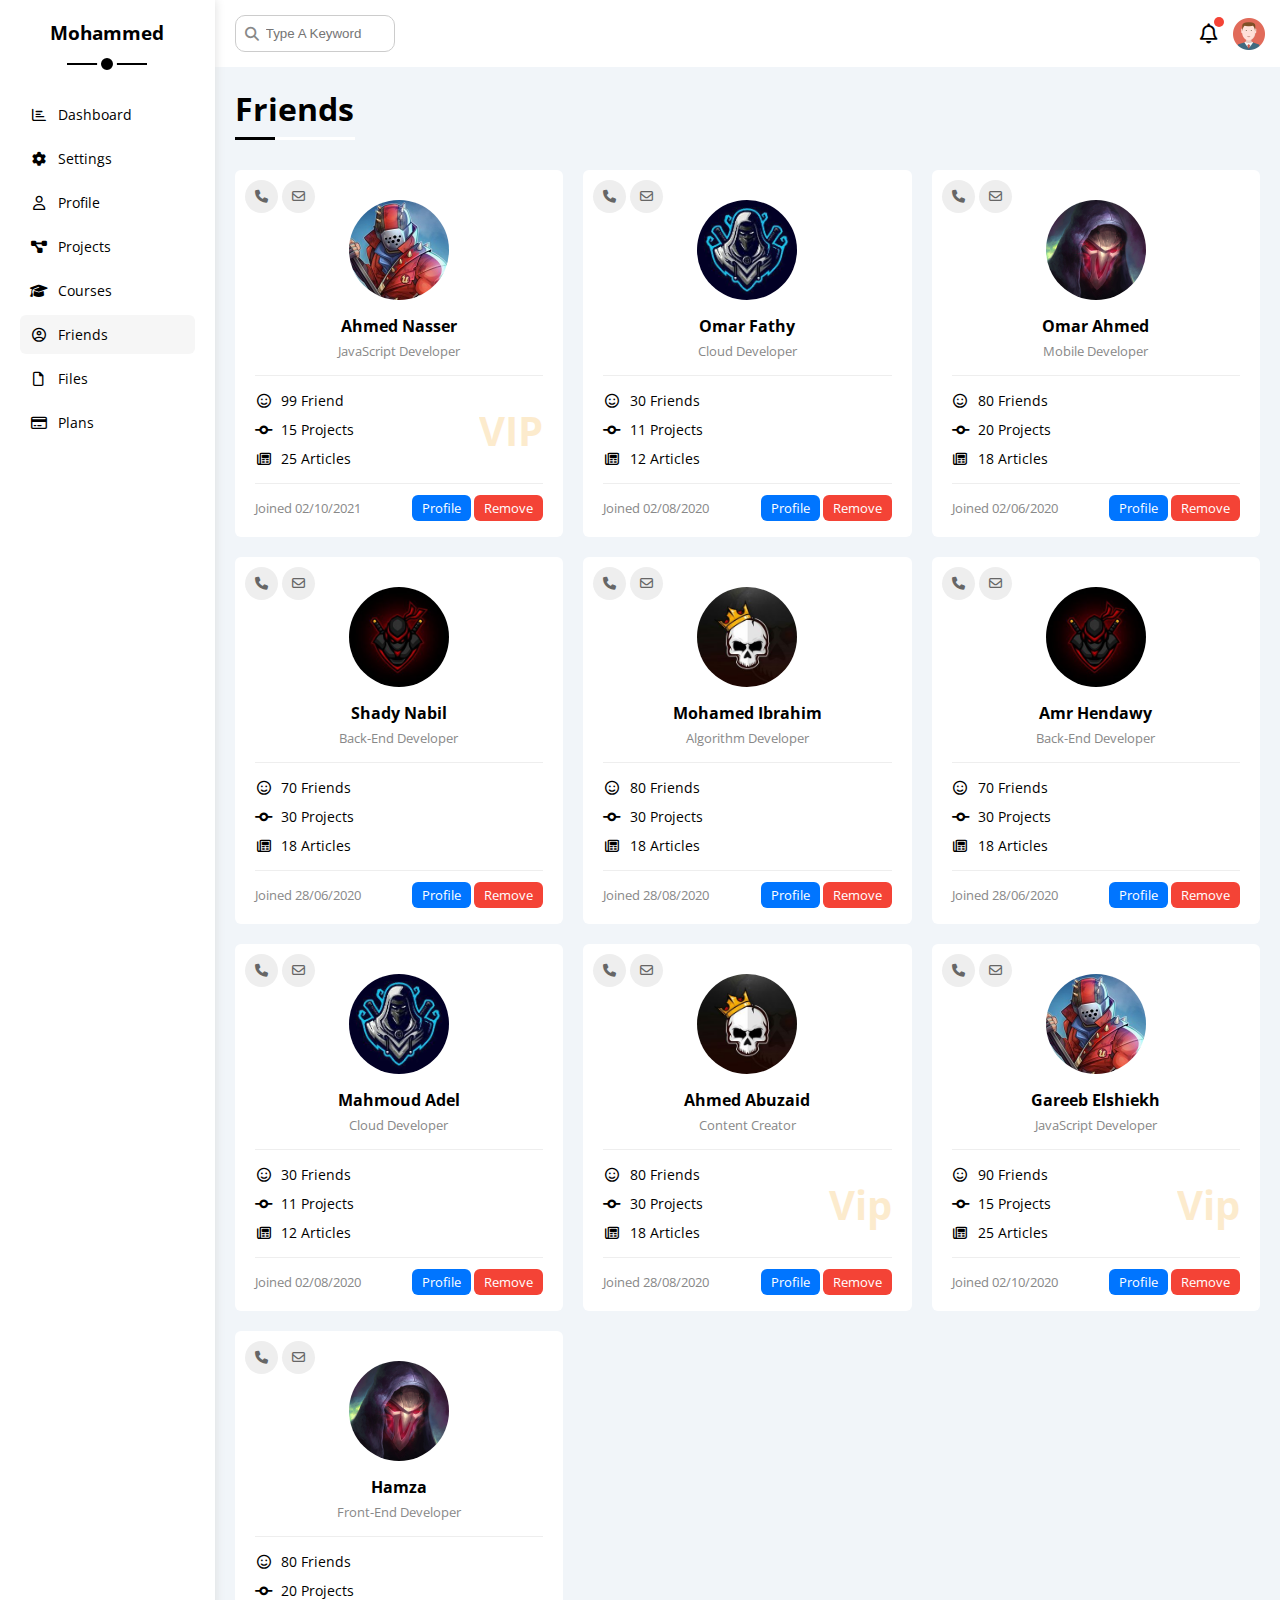
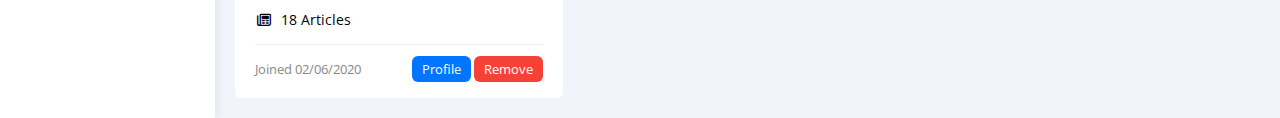
<file: friends.html>
<!DOCTYPE html>
<html lang="en">
  <head>
    <meta charset="UTF-8" />
    <meta http-equiv="X-UA-Compatible" content="IE=edge" />
    <meta name="viewport" content="width=device-width, initial-scale=1.0" />
    <title>Friends</title>
    <!-- <link rel="stylesheet" href="CSS/normalize.css"> -->
    <link rel="stylesheet" href="CSS/all.min.css" />
    <link rel="stylesheet" href="CSS/framework.css" />
    <link rel="stylesheet" href="CSS/master.css" />
    <link rel="preconnect" href="https://fonts.googleapis.com" />
    <link rel="preconnect" href="https://fonts.gstatic.com" crossorigin />
    <link
      href="https://fonts.googleapis.com/css2?family=Open+Sans:wght@400;700&display=swap"
      rel="stylesheet"
    />
  </head>
  <body>
    <div class="page d-flex">
      <div class="sidebar bg-white p-20 p-relative">
        <h3 class="p-relative txt-c mt-0">Mohammed</h3>
        <ul>
          <li>
            <a
              class="d-flex align-center fs-14 c-black rad-6 p-10"
              href="index.html"
            >
              <i class="fa-regular fa-chart-bar fa-fw"></i>
              <span>Dashboard</span>
            </a>
          </li>
          <li>
            <a
              class="d-flex align-center fs-14 c-black rad-6 p-10"
              href="settings.html"
            >
              <i class="fa-solid fa-gear fa-fw"></i>
              <span>Settings</span>
            </a>
          </li>
          <li>
            <a
              class="d-flex align-center fs-14 c-black rad-6 p-10"
              href="profile.html"
            >
              <i class="fa-regular fa-user fa-fw"></i>
              <span>Profile</span>
            </a>
          </li>
          <li>
            <a
              class="d-flex align-center fs-14 c-black rad-6 p-10"
              href="projects.html"
            >
              <i class="fa-solid fa-diagram-project fa-fw"></i>
              <span>Projects</span>
            </a>
          </li>
          <li>
            <a
              class="d-flex align-center fs-14 c-black rad-6 p-10"
              href="courses.html"
            >
              <i class="fa-solid fa-graduation-cap fa-fw"></i>
              <span>Courses</span>
            </a>
          </li>
          <li>
            <a
              class="active d-flex align-center fs-14 c-black rad-6 p-10"
              href="friends.html"
            >
              <i class="fa-regular fa-circle-user fa-fw"></i>
              <span>Friends</span>
            </a>
          </li>
          <li>
            <a
              class="d-flex align-center fs-14 c-black rad-6 p-10"
              href="files.html"
            >
              <i class="fa-regular fa-file fa-fw"></i>
              <span>Files</span>
            </a>
          </li>
          <li>
            <a
              class="d-flex align-center fs-14 c-black rad-6 p-10"
              href="plans.html"
            >
              <i class="fa-regular fa-credit-card fa-fw"></i>
              <span>Plans</span>
            </a>
          </li>
        </ul>
      </div>
      <div class="content w-full">
        <!-- start head -->
        <div class="head bg-white p-15 between-flex">
          <div class="search p-relative">
            <input class="p-10" type="search" placeholder="Type A Keyword" />
          </div>
          <div class="icon d-flex align-center">
            <span class="notification p-relative">
              <i class="fa-regular fa-bell fa-lg"></i>
            </span>
            <img src="Images/avatar.png" alt="" />
          </div>
        </div>
        <!-- end head -->
        <h1 class="p-relative">Friends</h1>
        <div class="friends-page d-grid m-20 gap-20">
          <div class="friend bg-white rad-6 p-20 p-relative">
            <div class="contact">
              <i class="fa-solid fa-phone"></i>
              <i class="fa-regular fa-envelope"></i>
            </div>
            <div class="txt-c">
              <img
                class="rad-half mt-10 mb-10 w-100 h-100"
                src="Images/friend-01.jpg"
                alt=""
              />
              <h4 class="m-0">Ahmed Nasser</h4>
              <p class="c-grey fs-13 mt-5 mb-0">JavaScript Developer</p>
            </div>
            <div class="icons fs-14 p-relative">
              <div class="mb-10">
                <i class="fa-regular fa-face-smile fa-fw"></i>
                <span>99 Friend</span>
              </div>
              <div class="mb-10">
                <i class="fa-solid fa-code-commit fa-fw"></i>
                <span>15 Projects</span>
              </div>
              <div>
                <i class="fa-regular fa-newspaper fa-fw"></i>
                <span>25 Articles</span>
              </div>
              <span class="vip fw-bold c-orange">VIP</span>
            </div>
            <div class="info between-flex fs-13">
              <span class="c-grey">Joined 02/10/2021</span>
              <div>
                <a class="bg-blue c-white btn-shape" href="profile.html"
                  >Profile</a
                >
                <a class="bg-red c-white btn-shape" href="#">Remove</a>
              </div>
            </div>
          </div>
          <div class="friend bg-white rad-6 p-20 p-relative">
            <div class="contact">
              <i class="fa-solid fa-phone"></i>
              <i class="fa-regular fa-envelope"></i>
            </div>
            <div class="txt-c">
              <img
                class="rad-half mt-10 mb-10 w-100 h-100"
                src="Images/friend-02.jpg"
                alt=""
              />
              <h4 class="m-0">Omar Fathy</h4>
              <p class="c-grey fs-13 mt-5 mb-0">Cloud Developer</p>
            </div>
            <div class="icons fs-14 p-relative">
              <div class="mb-10">
                <i class="fa-regular fa-face-smile fa-fw"></i>
                <span>30 Friends</span>
              </div>
              <div class="mb-10">
                <i class="fa-solid fa-code-commit fa-fw"></i>
                <span>11 Projects</span>
              </div>
              <div>
                <i class="fa-regular fa-newspaper fa-fw"></i>
                <span>12 Articles</span>
              </div>
            </div>
            <div class="info between-flex fs-13">
              <span class="c-grey">Joined 02/08/2020</span>
              <div>
                <a class="bg-blue c-white btn-shape" href="profile.html"
                  >Profile</a
                >
                <a class="bg-red c-white btn-shape" href="">Remove</a>
              </div>
            </div>
          </div>
          <div class="friend bg-white rad-6 p-20 p-relative">
            <div class="contact">
              <i class="fa-solid fa-phone"></i>
              <i class="fa-regular fa-envelope"></i>
            </div>
            <div class="txt-c">
              <img
                class="rad-half mt-10 mb-10 w-100 h-100"
                src="Images/friend-03.jpg"
                alt=""
              />
              <h4 class="m-0">Omar Ahmed</h4>
              <p class="c-grey fs-13 mt-5 mb-0">Mobile Developer</p>
            </div>
            <div class="icons fs-14 p-relative">
              <div class="mb-10">
                <i class="fa-regular fa-face-smile fa-fw"></i>
                <span>80 Friends</span>
              </div>
              <div class="mb-10">
                <i class="fa-solid fa-code-commit fa-fw"></i>
                <span>20 Projects</span>
              </div>
              <div>
                <i class="fa-regular fa-newspaper fa-fw"></i>
                <span>18 Articles</span>
              </div>
            </div>
            <div class="info between-flex fs-13">
              <span class="c-grey">Joined 02/06/2020</span>
              <div>
                <a class="bg-blue c-white btn-shape" href="profile.html"
                  >Profile</a
                >
                <a class="bg-red c-white btn-shape" href="">Remove</a>
              </div>
            </div>
          </div>
          <div class="friend bg-white rad-6 p-20 p-relative">
            <div class="contact">
              <i class="fa-solid fa-phone"></i>
              <i class="fa-regular fa-envelope"></i>
            </div>
            <div class="txt-c">
              <img
                class="rad-half mt-10 mb-10 w-100 h-100"
                src="Images/friend-04.jpg"
                alt=""
              />
              <h4 class="m-0">Shady Nabil</h4>
              <p class="c-grey fs-13 mt-5 mb-0">Back-End Developer</p>
            </div>
            <div class="icons fs-14 p-relative">
              <div class="mb-10">
                <i class="fa-regular fa-face-smile fa-fw"></i>
                <span>70 Friends</span>
              </div>
              <div class="mb-10">
                <i class="fa-solid fa-code-commit fa-fw"></i>
                <span>30 Projects</span>
              </div>
              <div>
                <i class="fa-regular fa-newspaper fa-fw"></i>
                <span>18 Articles</span>
              </div>
            </div>
            <div class="info between-flex fs-13">
              <span class="c-grey">Joined 28/06/2020</span>
              <div>
                <a class="bg-blue c-white btn-shape" href="profile.html"
                  >Profile</a
                >
                <a class="bg-red c-white btn-shape" href="">Remove</a>
              </div>
            </div>
          </div>
          <div class="friend bg-white rad-6 p-20 p-relative">
            <div class="contact">
              <i class="fa-solid fa-phone"></i>
              <i class="fa-regular fa-envelope"></i>
            </div>
            <div class="txt-c">
              <img
                class="rad-half mt-10 mb-10 w-100 h-100"
                src="Images/friend-05.jpg"
                alt=""
              />
              <h4 class="m-0">Mohamed Ibrahim</h4>
              <p class="c-grey fs-13 mt-5 mb-0">Algorithm Developer</p>
            </div>
            <div class="icons fs-14 p-relative">
              <div class="mb-10">
                <i class="fa-regular fa-face-smile fa-fw"></i>
                <span>80 Friends</span>
              </div>
              <div class="mb-10">
                <i class="fa-solid fa-code-commit fa-fw"></i>
                <span>30 Projects</span>
              </div>
              <div>
                <i class="fa-regular fa-newspaper fa-fw"></i>
                <span>18 Articles</span>
              </div>
            </div>
            <div class="info between-flex fs-13">
              <span class="c-grey">Joined 28/08/2020</span>
              <div>
                <a class="bg-blue c-white btn-shape" href="profile.html"
                  >Profile</a
                >
                <a class="bg-red c-white btn-shape" href="">Remove</a>
              </div>
            </div>
          </div>
          <div class="friend bg-white rad-6 p-20 p-relative">
            <div class="contact">
              <i class="fa-solid fa-phone"></i>
              <i class="fa-regular fa-envelope"></i>
            </div>
            <div class="txt-c">
              <img
                class="rad-half mt-10 mb-10 w-100 h-100"
                src="Images/friend-04.jpg"
                alt=""
              />
              <h4 class="m-0">Amr Hendawy</h4>
              <p class="c-grey fs-13 mt-5 mb-0">Back-End Developer</p>
            </div>
            <div class="icons fs-14 p-relative">
              <div class="mb-10">
                <i class="fa-regular fa-face-smile fa-fw"></i>
                <span>70 Friends</span>
              </div>
              <div class="mb-10">
                <i class="fa-solid fa-code-commit fa-fw"></i>
                <span>30 Projects</span>
              </div>
              <div>
                <i class="fa-regular fa-newspaper fa-fw"></i>
                <span>18 Articles</span>
              </div>
            </div>
            <div class="info between-flex fs-13">
              <span class="c-grey">Joined 28/06/2020</span>
              <div>
                <a class="bg-blue c-white btn-shape" href="profile.html"
                  >Profile</a
                >
                <a class="bg-red c-white btn-shape" href="">Remove</a>
              </div>
            </div>
          </div>
          <div class="friend bg-white rad-6 p-20 p-relative">
            <div class="contact">
              <i class="fa-solid fa-phone"></i>
              <i class="fa-regular fa-envelope"></i>
            </div>
            <div class="txt-c">
              <img
                class="rad-half mt-10 mb-10 w-100 h-100"
                src="Images/friend-02.jpg"
                alt=""
              />
              <h4 class="m-0">Mahmoud Adel</h4>
              <p class="c-grey fs-13 mt-5 mb-0">Cloud Developer</p>
            </div>
            <div class="icons fs-14 p-relative">
              <div class="mb-10">
                <i class="fa-regular fa-face-smile fa-fw"></i>
                <span>30 Friends</span>
              </div>
              <div class="mb-10">
                <i class="fa-solid fa-code-commit fa-fw"></i>
                <span>11 Projects</span>
              </div>
              <div>
                <i class="fa-regular fa-newspaper fa-fw"></i>
                <span>12 Articles</span>
              </div>
            </div>
            <div class="info between-flex fs-13">
              <span class="c-grey">Joined 02/08/2020</span>
              <div>
                <a class="bg-blue c-white btn-shape" href="profile.html"
                  >Profile</a
                >
                <a class="bg-red c-white btn-shape" href="">Remove</a>
              </div>
            </div>
          </div>
          <div class="friend bg-white rad-6 p-20 p-relative">
            <div class="contact">
              <i class="fa-solid fa-phone"></i>
              <i class="fa-regular fa-envelope"></i>
            </div>
            <div class="txt-c">
              <img
                class="rad-half mt-10 mb-10 w-100 h-100"
                src="Images/friend-05.jpg"
                alt=""
              />
              <h4 class="m-0">Ahmed Abuzaid</h4>
              <p class="c-grey fs-13 mt-5 mb-0">Content Creator</p>
            </div>
            <div class="icons fs-14 p-relative">
              <div class="mb-10">
                <i class="fa-regular fa-face-smile fa-fw"></i>
                <span>80 Friends</span>
              </div>
              <div class="mb-10">
                <i class="fa-solid fa-code-commit fa-fw"></i>
                <span>30 Projects</span>
              </div>
              <div>
                <i class="fa-regular fa-newspaper fa-fw"></i>
                <span>18 Articles</span>
              </div>
              <span class="vip fw-bold c-orange">Vip</span>
            </div>
            <div class="info between-flex fs-13">
              <span class="c-grey">Joined 28/08/2020</span>
              <div>
                <a class="bg-blue c-white btn-shape" href="profile.html"
                  >Profile</a
                >
                <a class="bg-red c-white btn-shape" href="">Remove</a>
              </div>
            </div>
          </div>
          <div class="friend bg-white rad-6 p-20 p-relative">
            <div class="contact">
              <i class="fa-solid fa-phone"></i>
              <i class="fa-regular fa-envelope"></i>
            </div>
            <div class="txt-c">
              <img
                class="rad-half mt-10 mb-10 w-100 h-100"
                src="Images/friend-01.jpg"
                alt=""
              />
              <h4 class="m-0">Gareeb Elshiekh</h4>
              <p class="c-grey fs-13 mt-5 mb-0">JavaScript Developer</p>
            </div>
            <div class="icons fs-14 p-relative">
              <div class="mb-10">
                <i class="fa-regular fa-face-smile fa-fw"></i>
                <span>90 Friends</span>
              </div>
              <div class="mb-10">
                <i class="fa-solid fa-code-commit fa-fw"></i>
                <span>15 Projects</span>
              </div>
              <div>
                <i class="fa-regular fa-newspaper fa-fw"></i>
                <span>25 Articles</span>
              </div>
              <span class="vip fw-bold c-orange">Vip</span>
            </div>
            <div class="info between-flex fs-13">
              <span class="c-grey">Joined 02/10/2020</span>
              <div>
                <a class="bg-blue c-white btn-shape" href="profile.html"
                  >Profile</a
                >
                <a class="bg-red c-white btn-shape" href="">Remove</a>
              </div>
            </div>
          </div>
          <div class="friend bg-white rad-6 p-20 p-relative">
            <div class="contact">
              <i class="fa-solid fa-phone"></i>
              <i class="fa-regular fa-envelope"></i>
            </div>
            <div class="txt-c">
              <img
                class="rad-half mt-10 mb-10 w-100 h-100"
                src="Images/friend-03.jpg"
                alt=""
              />
              <h4 class="m-0">Hamza</h4>
              <p class="c-grey fs-13 mt-5 mb-0">Front-End Developer</p>
            </div>
            <div class="icons fs-14 p-relative">
              <div class="mb-10">
                <i class="fa-regular fa-face-smile fa-fw"></i>
                <span>80 Friends</span>
              </div>
              <div class="mb-10">
                <i class="fa-solid fa-code-commit fa-fw"></i>
                <span>20 Projects</span>
              </div>
              <div>
                <i class="fa-regular fa-newspaper fa-fw"></i>
                <span>18 Articles</span>
              </div>
            </div>
            <div class="info between-flex fs-13">
              <span class="c-grey">Joined 02/06/2020</span>
              <div>
                <a class="bg-blue c-white btn-shape" href="profile.html"
                  >Profile</a
                >
                <a class="bg-red c-white btn-shape" href="">Remove</a>
              </div>
            </div>
          </div>
        </div>
      </div>
    </div>
  </body>
</html>
</file>
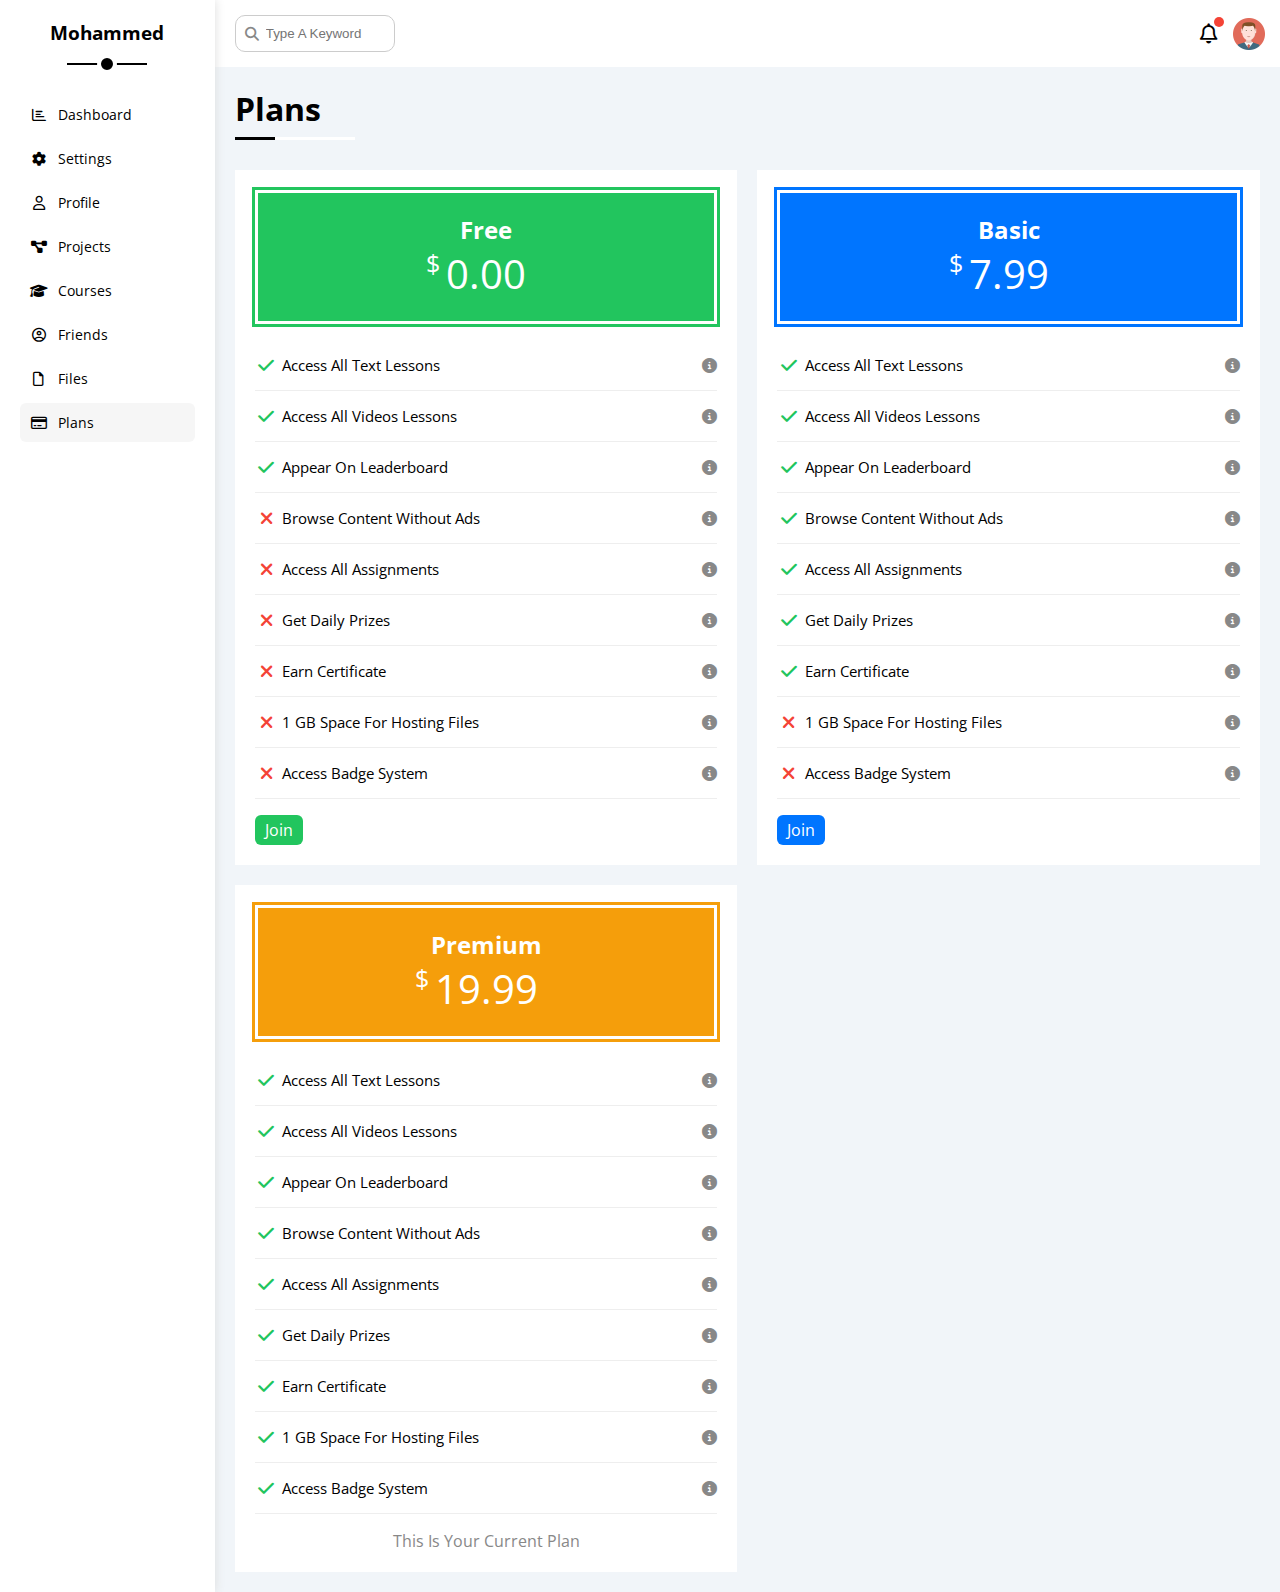
<file: plans.html>
<!DOCTYPE html>
<html lang="en">
  <head>
    <meta charset="UTF-8" />
    <meta http-equiv="X-UA-Compatible" content="IE=edge" />
    <meta name="viewport" content="width=device-width, initial-scale=1.0" />
    <title>Plans</title>
    <!-- <link rel="stylesheet" href="CSS/normalize.css"> -->
    <link rel="stylesheet" href="CSS/all.min.css" />
    <link rel="stylesheet" href="CSS/framework.css" />
    <link rel="stylesheet" href="CSS/master.css" />
    <link rel="preconnect" href="https://fonts.googleapis.com" />
    <link rel="preconnect" href="https://fonts.gstatic.com" crossorigin />
    <link
      href="https://fonts.googleapis.com/css2?family=Open+Sans:wght@400;700&display=swap"
      rel="stylesheet"
    />
  </head>
  <body>
    <div class="page d-flex">
      <div class="sidebar bg-white p-20 p-relative">
        <h3 class="p-relative txt-c mt-0">Mohammed</h3>
        <ul>
          <li>
            <a
              class="d-flex align-center fs-14 c-black rad-6 p-10"
              href="index.html"
            >
              <i class="fa-regular fa-chart-bar fa-fw"></i>
              <span>Dashboard</span>
            </a>
          </li>
          <li>
            <a
              class="d-flex align-center fs-14 c-black rad-6 p-10"
              href="settings.html"
            >
              <i class="fa-solid fa-gear fa-fw"></i>
              <span>Settings</span>
            </a>
          </li>
          <li>
            <a
              class="d-flex align-center fs-14 c-black rad-6 p-10"
              href="profile.html"
            >
              <i class="fa-regular fa-user fa-fw"></i>
              <span>Profile</span>
            </a>
          </li>
          <li>
            <a
              class="d-flex align-center fs-14 c-black rad-6 p-10"
              href="projects.html"
            >
              <i class="fa-solid fa-diagram-project fa-fw"></i>
              <span>Projects</span>
            </a>
          </li>
          <li>
            <a
              class="d-flex align-center fs-14 c-black rad-6 p-10"
              href="courses.html"
            >
              <i class="fa-solid fa-graduation-cap fa-fw"></i>
              <span>Courses</span>
            </a>
          </li>
          <li>
            <a
              class="d-flex align-center fs-14 c-black rad-6 p-10"
              href="friends.html"
            >
              <i class="fa-regular fa-circle-user fa-fw"></i>
              <span>Friends</span>
            </a>
          </li>
          <li>
            <a
              class="d-flex align-center fs-14 c-black rad-6 p-10"
              href="files.html"
            >
              <i class="fa-regular fa-file fa-fw"></i>
              <span>Files</span>
            </a>
          </li>
          <li>
            <a
              class="active d-flex align-center fs-14 c-black rad-6 p-10"
              href="plans.html"
            >
              <i class="fa-regular fa-credit-card fa-fw"></i>
              <span>Plans</span>
            </a>
          </li>
        </ul>
      </div>
      <div class="content w-full">
        <!-- start head -->
        <div class="head bg-white p-15 between-flex">
          <div class="search p-relative">
            <input class="p-10" type="search" placeholder="Type A Keyword" />
          </div>
          <div class="icon d-flex align-center">
            <span class="notification p-relative">
              <i class="fa-regular fa-bell fa-lg"></i>
            </span>
            <img src="Images/avatar.png" alt="" />
          </div>
        </div>
        <!-- end head -->
        <h1 class="p-relative">Plans</h1>
        <div class="plans-page d-grid m-20 gap-20">
          <div class="plan green bg-white p-20">
            <div class="top bg-green txt-c p-20">
              <h2 class="m-0 c-white">Free</h2>
              <div class="price c-white"><span>$</span>0.00</div>
            </div>
            <ul>
              <li>
                <i class="fa-solid fa-check fa-fw yes"></i>
                <span>Access All Text Lessons</span>
                <i class="fa-solid fa-circle-info help"></i>
              </li>
              <li>
                <i class="fa-solid fa-check fa-fw yes"></i>
                <span>Access All Videos Lessons</span>
                <i class="fa-solid fa-circle-info help"></i>
              </li>
              <li>
                <i class="fa-solid fa-check fa-fw yes"></i>
                <span>Appear On Leaderboard</span>
                <i class="fa-solid fa-circle-info help"></i>
              </li>
              <li>
                <i class="fa-solid fa-xmark fa-fw"></i>
                <span>Browse Content Without Ads</span>
                <i class="fa-solid fa-circle-info help"></i>
              </li>
              <li>
                <i class="fa-solid fa-xmark fa-fw"></i>
                <span>Access All Assignments</span>
                <i class="fa-solid fa-circle-info help"></i>
              </li>
              <li>
                <i class="fa-solid fa-xmark fa-fw"></i>
                <span>Get Daily Prizes</span>
                <i class="fa-solid fa-circle-info help"></i>
              </li>
              <li>
                <i class="fa-solid fa-xmark fa-fw"></i>
                <span>Earn Certificate</span>
                <i class="fa-solid fa-circle-info help"></i>
              </li>
              <li>
                <i class="fa-solid fa-xmark fa-fw"></i>
                <span>1 GB Space For Hosting Files</span>
                <i class="fa-solid fa-circle-info help"></i>
              </li>
              <li>
                <i class="fa-solid fa-xmark fa-fw"></i>
                <span>Access Badge System</span>
                <i class="fa-solid fa-circle-info help"></i>
              </li>
            </ul>
            <a href="#" class="btn-shape bg-green c-white d-block w-fit"
              >Join</a
            >
          </div>
          <!-- Start Plan -->
          <div class="plan blue bg-white p-20">
            <div class="top bg-blue txt-c p-20">
              <h2 class="m-0 c-white">Basic</h2>
              <div class="price c-white"><span>$</span>7.99</div>
            </div>
            <ul class="list-none p-0">
              <li>
                <i class="fa-solid fa-check fa-fw yes"></i>
                <span>Access All Text Lessons</span>
                <i class="fa-solid fa-circle-info help"></i>
              </li>
              <li>
                <i class="fa-solid fa-check fa-fw yes"></i>
                <span>Access All Videos Lessons</span>
                <i class="fa-solid fa-circle-info help"></i>
              </li>
              <li>
                <i class="fa-solid fa-check fa-fw yes"></i>
                <span>Appear On Leaderboard</span>
                <i class="fa-solid fa-circle-info help"></i>
              </li>
              <li>
                <i class="fa-solid fa-check fa-fw yes"></i>
                <span>Browse Content Without Ads</span>
                <i class="fa-solid fa-circle-info help"></i>
              </li>
              <li>
                <i class="fa-solid fa-check fa-fw yes"></i>
                <span>Access All Assignments</span>
                <i class="fa-solid fa-circle-info help"></i>
              </li>
              <li>
                <i class="fa-solid fa-check fa-fw yes"></i>
                <span>Get Daily Prizes</span>
                <i class="fa-solid fa-circle-info help"></i>
              </li>
              <li>
                <i class="fa-solid fa-check fa-fw yes"></i>
                <span>Earn Certificate</span>
                <i class="fa-solid fa-circle-info help"></i>
              </li>
              <li>
                <i class="fa-solid fa-xmark fa-fw"></i>
                <span>1 GB Space For Hosting Files</span>
                <i class="fa-solid fa-circle-info help"></i>
              </li>
              <li>
                <i class="fa-solid fa-xmark fa-fw"></i>
                <span>Access Badge System</span>
                <i class="fa-solid fa-circle-info help"></i>
              </li>
            </ul>
            <a href="#" class="btn-shape bg-blue c-white d-block w-fit">Join</a>
          </div>
          <!-- End Plan -->
          <!-- Start Plan -->
          <div class="plan orange bg-white p-20">
            <div class="top bg-orange txt-c p-20">
              <h2 class="m-0 c-white">Premium</h2>
              <div class="price c-white"><span>$</span>19.99</div>
            </div>
            <ul class="list-none p-0">
              <li>
                <i class="fa-solid fa-check fa-fw yes"></i>
                <span>Access All Text Lessons</span>
                <i class="fa-solid fa-circle-info help"></i>
              </li>
              <li>
                <i class="fa-solid fa-check fa-fw yes"></i>
                <span>Access All Videos Lessons</span>
                <i class="fa-solid fa-circle-info help"></i>
              </li>
              <li>
                <i class="fa-solid fa-check fa-fw yes"></i>
                <span>Appear On Leaderboard</span>
                <i class="fa-solid fa-circle-info help"></i>
              </li>
              <li>
                <i class="fa-solid fa-check fa-fw yes"></i>
                <span>Browse Content Without Ads</span>
                <i class="fa-solid fa-circle-info help"></i>
              </li>
              <li>
                <i class="fa-solid fa-check fa-fw yes"></i>
                <span>Access All Assignments</span>
                <i class="fa-solid fa-circle-info help"></i>
              </li>
              <li>
                <i class="fa-solid fa-check fa-fw yes"></i>
                <span>Get Daily Prizes</span>
                <i class="fa-solid fa-circle-info help"></i>
              </li>
              <li>
                <i class="fa-solid fa-check fa-fw yes"></i>
                <span>Earn Certificate</span>
                <i class="fa-solid fa-circle-info help"></i>
              </li>
              <li>
                <i class="fa-solid fa-check fa-fw yes"></i>
                <span>1 GB Space For Hosting Files</span>
                <i class="fa-solid fa-circle-info help"></i>
              </li>
              <li>
                <i class="fa-solid fa-check fa-fw yes"></i>
                <span>Access Badge System</span>
                <i class="fa-solid fa-circle-info help"></i>
              </li>
            </ul>
            <p class="c-grey m-0 txt-c">This Is Your Current Plan</p>
          </div>
          <!-- End Plan -->
        </div>
      </div>
    </div>
  </body>
</html>
</file>
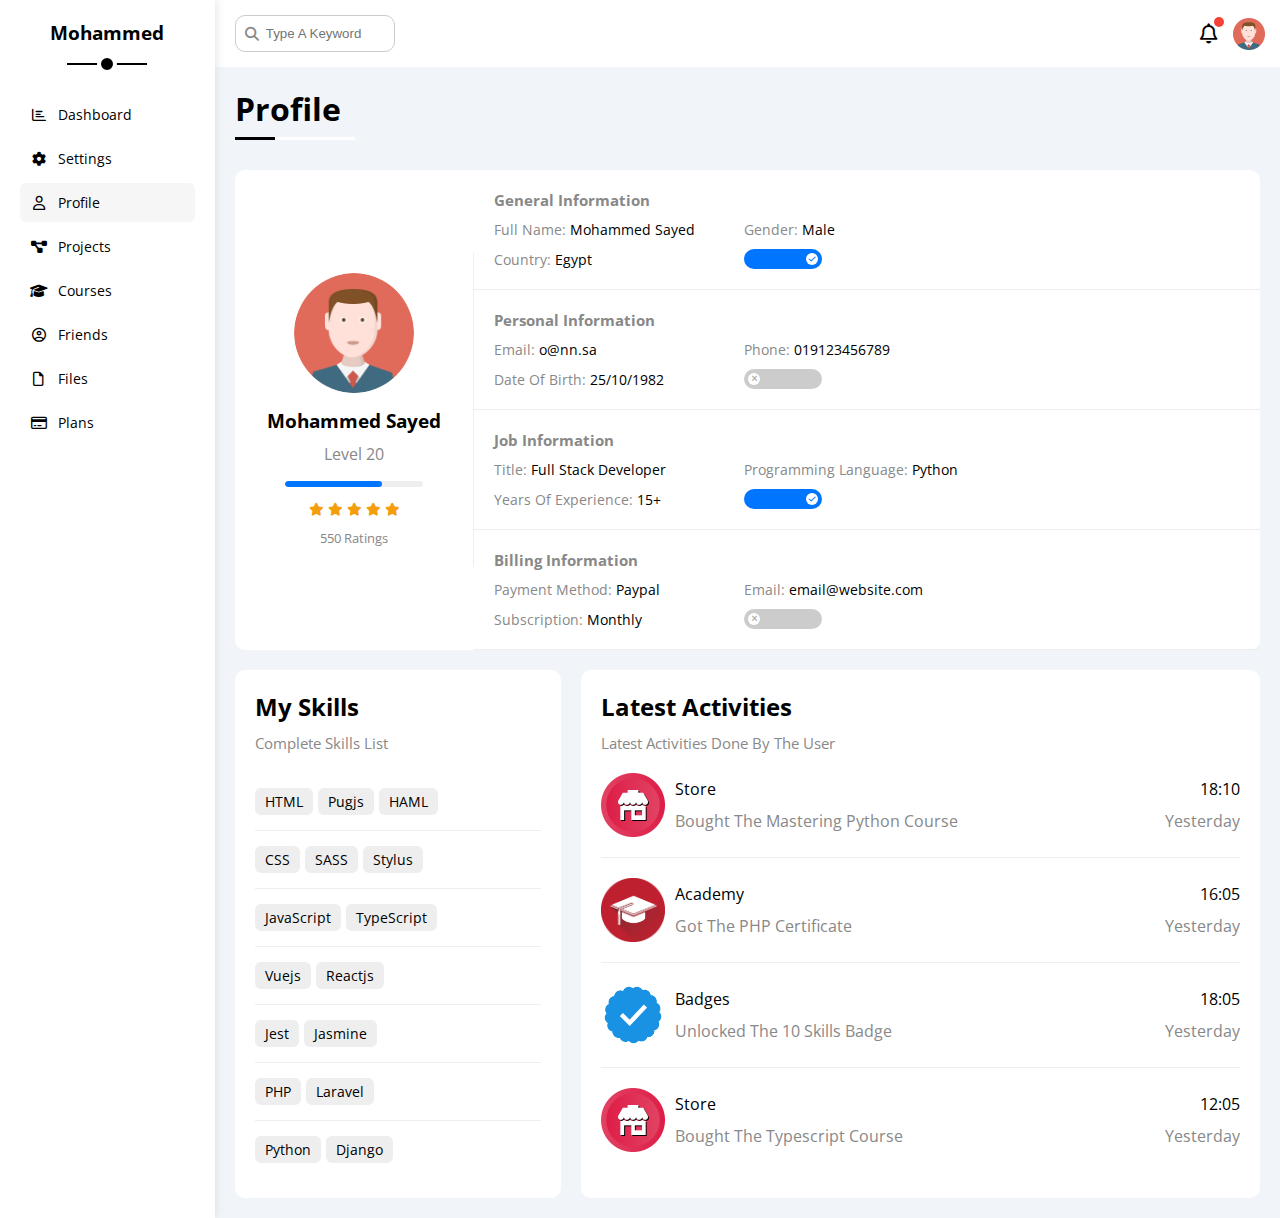
<file: profile.html>
<!DOCTYPE html>
<html lang="en">
  <head>
    <meta charset="UTF-8" />
    <meta http-equiv="X-UA-Compatible" content="IE=edge" />
    <meta name="viewport" content="width=device-width, initial-scale=1.0" />
    <title>Profile</title>
    <!-- <link rel="stylesheet" href="CSS/normalize.css"> -->
    <link rel="stylesheet" href="CSS/all.min.css" />
    <link rel="stylesheet" href="CSS/framework.css" />
    <link rel="stylesheet" href="CSS/master.css" />
    <link rel="preconnect" href="https://fonts.googleapis.com" />
    <link rel="preconnect" href="https://fonts.gstatic.com" crossorigin />
    <link
      href="https://fonts.googleapis.com/css2?family=Open+Sans:wght@400;700&display=swap"
      rel="stylesheet"
    />
  </head>
  <body>
    <div class="page d-flex">
      <div class="sidebar bg-white p-20 p-relative">
        <h3 class="p-relative txt-c mt-0">Mohammed</h3>
        <ul>
          <li>
            <a
              class="d-flex align-center fs-14 c-black rad-6 p-10"
              href="index.html"
            >
              <i class="fa-regular fa-chart-bar fa-fw"></i>
              <span>Dashboard</span>
            </a>
          </li>
          <li>
            <a
              class="d-flex align-center fs-14 c-black rad-6 p-10"
              href="settings.html"
            >
              <i class="fa-solid fa-gear fa-fw"></i>
              <span>Settings</span>
            </a>
          </li>
          <li>
            <a
              class="active d-flex align-center fs-14 c-black rad-6 p-10"
              href="profile.html"
            >
              <i class="fa-regular fa-user fa-fw"></i>
              <span>Profile</span>
            </a>
          </li>
          <li>
            <a
              class="d-flex align-center fs-14 c-black rad-6 p-10"
              href="projects.html"
            >
              <i class="fa-solid fa-diagram-project fa-fw"></i>
              <span>Projects</span>
            </a>
          </li>
          <li>
            <a
              class="d-flex align-center fs-14 c-black rad-6 p-10"
              href="courses.html"
            >
              <i class="fa-solid fa-graduation-cap fa-fw"></i>
              <span>Courses</span>
            </a>
          </li>
          <li>
            <a
              class="d-flex align-center fs-14 c-black rad-6 p-10"
              href="friends.html"
            >
              <i class="fa-regular fa-circle-user fa-fw"></i>
              <span>Friends</span>
            </a>
          </li>
          <li>
            <a
              class="d-flex align-center fs-14 c-black rad-6 p-10"
              href="files.html"
            >
              <i class="fa-regular fa-file fa-fw"></i>
              <span>Files</span>
            </a>
          </li>
          <li>
            <a
              class="d-flex align-center fs-14 c-black rad-6 p-10"
              href="plans.html"
            >
              <i class="fa-regular fa-credit-card fa-fw"></i>
              <span>Plans</span>
            </a>
          </li>
        </ul>
      </div>
      <div class="content w-full">
        <!-- start head -->
        <div class="head bg-white p-15 between-flex">
          <div class="search p-relative">
            <input class="p-10" type="search" placeholder="Type A Keyword" />
          </div>
          <div class="icon d-flex align-center">
            <span class="notification p-relative">
              <i class="fa-regular fa-bell fa-lg"></i>
            </span>
            <img src="Images/avatar.png" alt="" />
          </div>
        </div>
        <!-- end head -->
        <h1 class="p-relative">Profile</h1>
        <div class="profile-page m-20">
          <!-- start overview -->
          <div class="overview bg-white rad-10 d-flex align-center">
            <div class="avatar-box txt-c p-20">
              <img class="rad-half mb-10" src="Images/avatar.png" alt="" />
              <h3 class="m-0">Mohammed Sayed</h3>
              <p class="c-grey mt-10">Level 20</p>
              <div class="level rad-6 bg-eee p-relative">
                <span style="width: 70%"></span>
              </div>
              <div class="rating mt-10 mb-10">
                <i class="fa-solid fa-star c-orange fs-13"></i>
                <i class="fa-solid fa-star c-orange fs-13"></i>
                <i class="fa-solid fa-star c-orange fs-13"></i>
                <i class="fa-solid fa-star c-orange fs-13"></i>
                <i class="fa-solid fa-star c-orange fs-13"></i>
              </div>
              <p class="c-grey m-0 fs-13">550 Ratings</p>
            </div>
            <div class="info-box w-full txt-c-mobile">
              <!-- Start Information Row -->
              <div class="box p-20 d-flex align-center">
                <h4 class="c-grey fs-15 m-0 w-full">General Information</h4>
                <div class="fs-14">
                  <span class="c-grey">Full Name:</span>
                  <span>Mohammed Sayed</span>
                </div>
                <div class="fs-14">
                  <span class="c-grey">Gender:</span>
                  <span>Male</span>
                </div>
                <div class="fs-14">
                  <span class="c-grey">Country:</span>
                  <span>Egypt</span>
                </div>
                <div class="fs-14">
                  <label>
                    <input class="toggle-checkbox" type="checkbox" checked />
                    <div class="toggle-switch"></div>
                  </label>
                </div>
              </div>
              <!-- End Information Row -->
              <!-- Start Information Row -->
              <div class="box p-20 d-flex align-center">
                <h4 class="c-grey w-full fs-15 m-0">Personal Information</h4>
                <div class="fs-14">
                  <span class="c-grey">Email:</span>
                  <span>o@nn.sa</span>
                </div>
                <div class="fs-14">
                  <span class="c-grey">Phone:</span>
                  <span>019123456789</span>
                </div>
                <div class="fs-14">
                  <span class="c-grey">Date Of Birth:</span>
                  <span>25/10/1982</span>
                </div>
                <div class="fs-14">
                  <label>
                    <input class="toggle-checkbox" type="checkbox" />
                    <div class="toggle-switch"></div>
                  </label>
                </div>
              </div>
              <!-- End Information Row -->
              <!-- Start Information Row -->
              <div class="box p-20 d-flex align-center">
                <h4 class="c-grey w-full fs-15 m-0">Job Information</h4>
                <div class="fs-14">
                  <span class="c-grey">Title:</span>
                  <span>Full Stack Developer</span>
                </div>
                <div class="fs-14">
                  <span class="c-grey">Programming Language:</span>
                  <span>Python</span>
                </div>
                <div class="fs-14">
                  <span class="c-grey">Years Of Experience:</span>
                  <span>15+</span>
                </div>
                <div class="fs-14">
                  <label>
                    <input class="toggle-checkbox" type="checkbox" checked />
                    <div class="toggle-switch"></div>
                  </label>
                </div>
              </div>
              <!-- End Information Row -->
              <!-- Start Information Row -->
              <div class="box p-20 d-flex align-center">
                <h4 class="c-grey w-full fs-15 m-0">Billing Information</h4>
                <div class="fs-14">
                  <span class="c-grey">Payment Method:</span>
                  <span>Paypal</span>
                </div>
                <div class="fs-14">
                  <span class="c-grey">Email:</span>
                  <span>email@website.com</span>
                </div>
                <div class="fs-14">
                  <span class="c-grey">Subscription:</span>
                  <span>Monthly</span>
                </div>
                <div class="fs-14">
                  <label>
                    <input class="toggle-checkbox" type="checkbox" />
                    <div class="toggle-switch"></div>
                  </label>
                </div>
              </div>
              <!-- End Information Row -->
            </div>
          </div>
          <!-- end overview -->
          <!-- start other data -->
          <div class="other-data d-flex gap-20">
            <div class="skills-card p-20 bg-white rad-10 mt-20">
              <h2 class="mt-0 mb-10">My Skills</h2>
              <p class="mt-0 mb-20 c-grey fs-15">Complete Skills List</p>
              <ul class="m-0 txt-c-mobile">
                <li><span>HTML</span><span>Pugjs</span><span>HAML</span></li>
                <li><span>CSS</span><span>SASS</span><span>Stylus</span></li>
                <li><span>JavaScript</span><span>TypeScript</span></li>
                <li><span>Vuejs</span><span>Reactjs</span></li>
                <li><span>Jest</span><span>Jasmine</span></li>
                <li><span>PHP</span><span>Laravel</span></li>
                <li><span>Python</span><span>Django</span></li>
              </ul>
            </div>
            <div class="activities p-20 bg-white rad-10 mt-20">
              <h2 class="mt-0 mb-10">Latest Activities</h2>
              <p class="mt-0 mb-20 c-grey fs-15">
                Latest Activities Done By The User
              </p>
              <div class="activity d-flex align-center txt-c-mobile">
                <img src="Images/activity-01 (1).png" alt="" />
                <div class="info">
                  <span class="d-block mb-10">Store</span>
                  <span class="c-grey">Bought The Mastering Python Course</span>
                </div>
                <div class="date">
                  <span class="d-block mb-10">18:10</span>
                  <span class="c-grey">Yesterday</span>
                </div>
              </div>
              <div class="activity d-flex align-center txt-c-mobile">
                <img src="Images/activity-02.png" alt="" />
                <div class="info">
                  <span class="d-block mb-10">Academy</span>
                  <span class="c-grey">Got The PHP Certificate</span>
                </div>
                <div class="date">
                  <span class="d-block mb-10">16:05</span>
                  <span class="c-grey">Yesterday</span>
                </div>
              </div>
              <div class="activity d-flex align-center txt-c-mobile">
                <img src="Images/activity-03.png" alt="" />
                <div class="info">
                  <span class="d-block mb-10">Badges</span>
                  <span class="c-grey">Unlocked The 10 Skills Badge</span>
                </div>
                <div class="date">
                  <span class="d-block mb-10">18:05</span>
                  <span class="c-grey">Yesterday</span>
                </div>
              </div>
              <div class="activity d-flex align-center txt-c-mobile">
                <img src="Images/activity-01.png" alt="" />
                <div class="info">
                  <span class="d-block mb-10">Store</span>
                  <span class="c-grey">Bought The Typescript Course</span>
                </div>
                <div class="date">
                  <span class="d-block mb-10">12:05</span>
                  <span class="c-grey">Yesterday</span>
                </div>
              </div>
            </div>
          </div>
          <!-- end other data -->
        </div>
      </div>
    </div>
  </body>
</html>
</file>
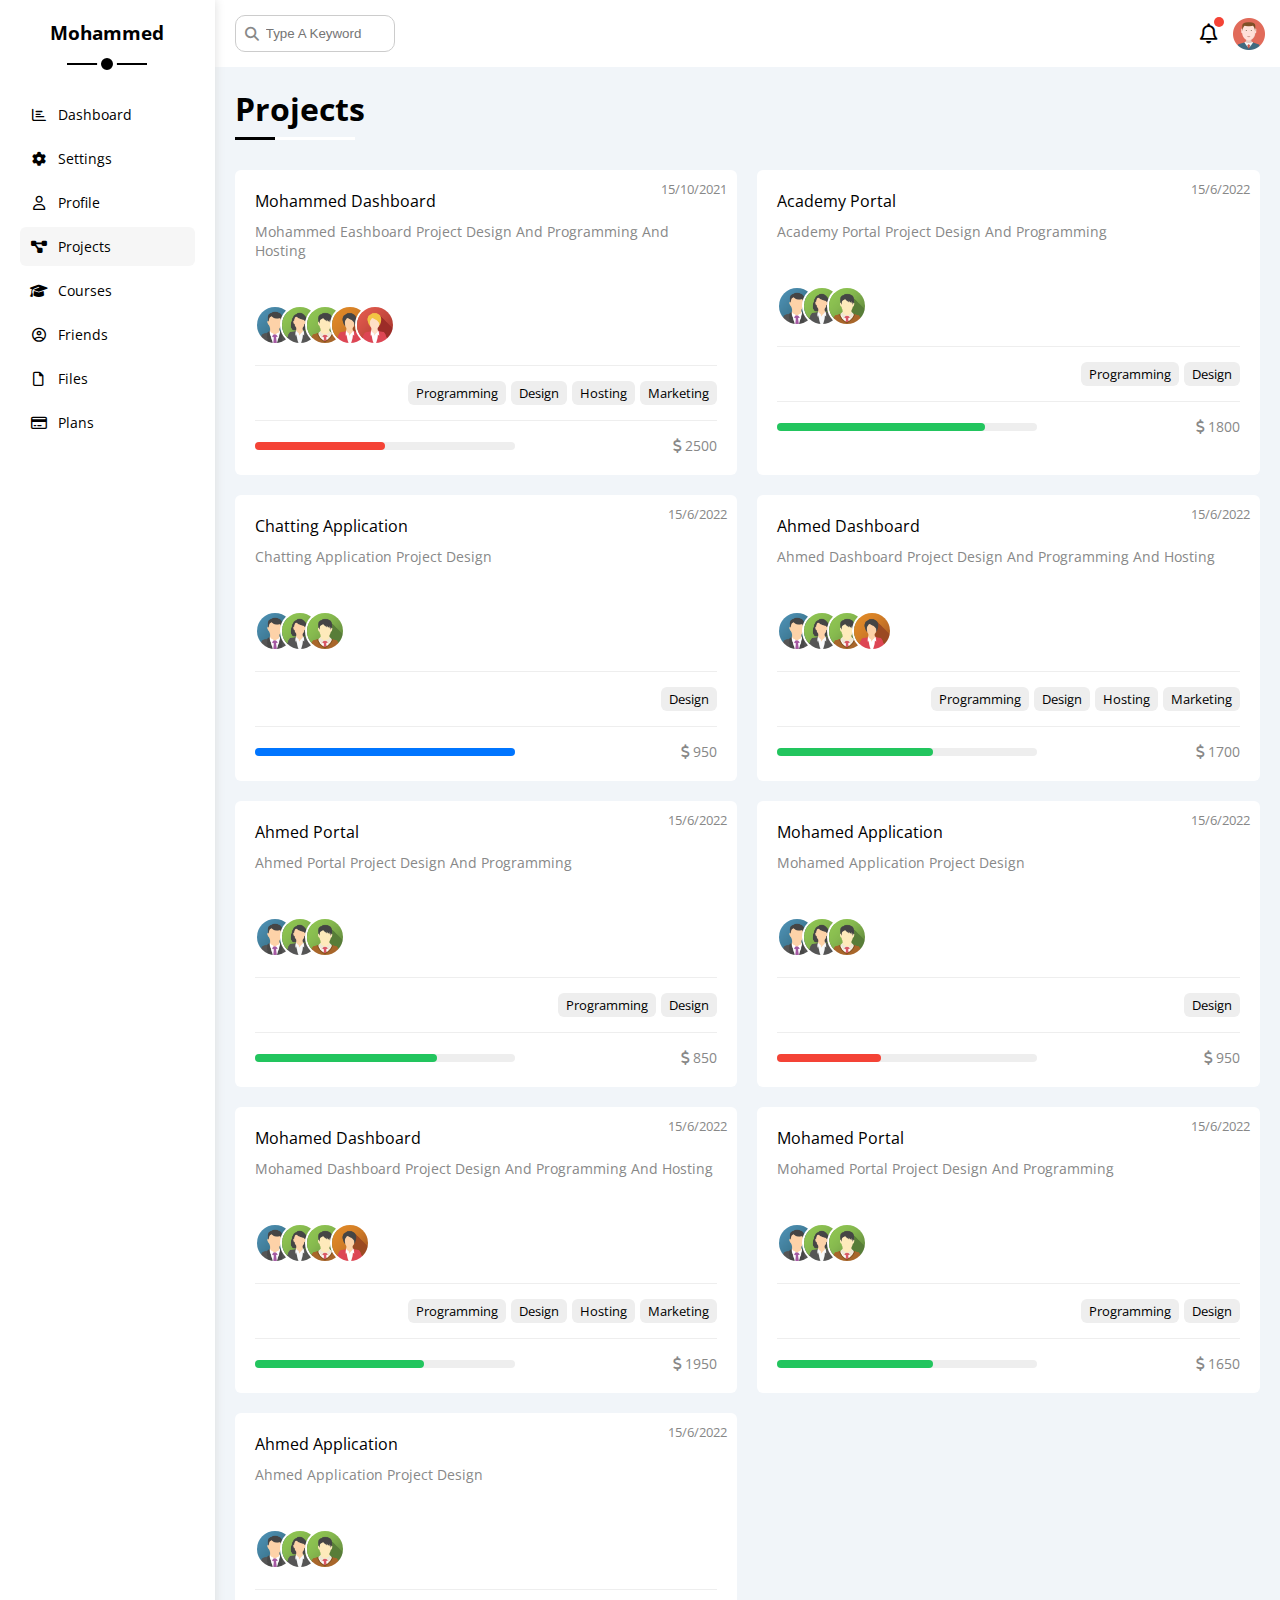
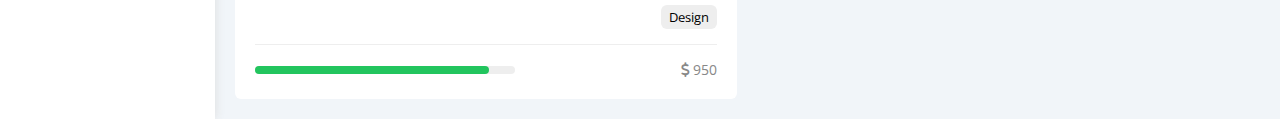
<file: projects.html>
<!DOCTYPE html>
<html lang="en">
  <head>
    <meta charset="UTF-8" />
    <meta http-equiv="X-UA-Compatible" content="IE=edge" />
    <meta name="viewport" content="width=device-width, initial-scale=1.0" />
    <title>Projects</title>
    <!-- <link rel="stylesheet" href="CSS/normalize.css"> -->
    <link rel="stylesheet" href="CSS/all.min.css" />
    <link rel="stylesheet" href="CSS/framework.css" />
    <link rel="stylesheet" href="CSS/master.css" />
    <link rel="preconnect" href="https://fonts.googleapis.com" />
    <link rel="preconnect" href="https://fonts.gstatic.com" crossorigin />
    <link
      href="https://fonts.googleapis.com/css2?family=Open+Sans:wght@400;700&display=swap"
      rel="stylesheet"
    />
  </head>
  <body>
    <div class="page d-flex">
      <div class="sidebar bg-white p-20 p-relative">
        <h3 class="p-relative txt-c mt-0">Mohammed</h3>
        <ul>
          <li>
            <a
              class="d-flex align-center fs-14 c-black rad-6 p-10"
              href="index.html"
            >
              <i class="fa-regular fa-chart-bar fa-fw"></i>
              <span>Dashboard</span>
            </a>
          </li>
          <li>
            <a
              class="d-flex align-center fs-14 c-black rad-6 p-10"
              href="settings.html"
            >
              <i class="fa-solid fa-gear fa-fw"></i>
              <span>Settings</span>
            </a>
          </li>
          <li>
            <a
              class="d-flex align-center fs-14 c-black rad-6 p-10"
              href="profile.html"
            >
              <i class="fa-regular fa-user fa-fw"></i>
              <span>Profile</span>
            </a>
          </li>
          <li>
            <a
              class="active d-flex align-center fs-14 c-black rad-6 p-10"
              href="projects.html"
            >
              <i class="fa-solid fa-diagram-project fa-fw"></i>
              <span>Projects</span>
            </a>
          </li>
          <li>
            <a
              class="d-flex align-center fs-14 c-black rad-6 p-10"
              href="courses.html"
            >
              <i class="fa-solid fa-graduation-cap fa-fw"></i>
              <span>Courses</span>
            </a>
          </li>
          <li>
            <a
              class="d-flex align-center fs-14 c-black rad-6 p-10"
              href="friends.html"
            >
              <i class="fa-regular fa-circle-user fa-fw"></i>
              <span>Friends</span>
            </a>
          </li>
          <li>
            <a
              class="d-flex align-center fs-14 c-black rad-6 p-10"
              href="files.html"
            >
              <i class="fa-regular fa-file fa-fw"></i>
              <span>Files</span>
            </a>
          </li>
          <li>
            <a
              class="d-flex align-center fs-14 c-black rad-6 p-10"
              href="plans.html"
            >
              <i class="fa-regular fa-credit-card fa-fw"></i>
              <span>Plans</span>
            </a>
          </li>
        </ul>
      </div>
      <div class="content w-full">
        <!-- start head -->
        <div class="head bg-white p-15 between-flex">
          <div class="search p-relative">
            <input class="p-10" type="search" placeholder="Type A Keyword" />
          </div>
          <div class="icon d-flex align-center">
            <span class="notification p-relative">
              <i class="fa-regular fa-bell fa-lg"></i>
            </span>
            <img src="Images/avatar.png" alt="" />
          </div>
        </div>
        <!-- end head -->
        <h1 class="p-relative">Projects</h1>
        <div class="projects-page d-grid m-20 gap-20">
          <div class="project bg-white p-20 rad-6 p-relative">
            <span class="date fs-13 c-grey">15/10/2021</span>
            <h4 class="m-0">Mohammed Dashboard</h4>
            <p class="c-grey mt-10 mb-10 fs-14">
              Mohammed Eashboard Project Design And Programming And Hosting
            </p>
            <div class="team">
              <a href="#"><img src="Images/team-01.png" alt="" /></a>
              <a href="#"><img src="Images/team-02.png" alt="" /></a>
              <a href="#"><img src="Images/team-03.png" alt="" /></a>
              <a href="#"><img src="Images/team-04.png" alt="" /></a>
              <a href="#"><img src="Images/team-05.png" alt="" /></a>
            </div>
            <div class="do d-flex">
              <span class="fs-13 rad-6 bg-eee">Programming</span>
              <span class="fs-13 rad-6 bg-eee">Design</span>
              <span class="fs-13 rad-6 bg-eee">Hosting</span>
              <span class="fs-13 rad-6 bg-eee">Marketing</span>
            </div>
            <div class="info between-flex">
              <div class="prog bg-eee">
                <span class="bg-red" style="width: 50%"></span>
              </div>
              <div class="fs-14 c-grey">
                <i class="fa-solid fa-dollar-sign"></i>
                2500
              </div>
            </div>
          </div>
          <div class="project bg-white p-20 rad-6 p-relative">
            <span class="date fs-13 c-grey">15/6/2022</span>
            <h4 class="m-0">Academy Portal</h4>
            <p class="c-grey mt-10 mb-10 fs-14">
              Academy Portal Project Design And Programming
            </p>
            <div class="team">
              <a href="#"><img src="Images/team-01.png" alt="" /></a>
              <a href="#"><img src="Images/team-02.png" alt="" /></a>
              <a href="#"><img src="Images/team-03.png" alt="" /></a>
            </div>
            <div class="do d-flex">
              <span class="fs-13 rad-6 bg-eee">Programming</span>
              <span class="fs-13 rad-6 bg-eee">Design</span>
            </div>
            <div class="info between-flex">
              <div class="prog bg-eee">
                <span class="bg-green" style="width: 80%"></span>
              </div>
              <div class="fs-14 c-grey">
                <i class="fa-solid fa-dollar-sign"></i>
                1800
              </div>
            </div>
          </div>
          <div class="project bg-white p-20 rad-6 p-relative">
            <span class="date fs-13 c-grey">15/6/2022</span>
            <h4 class="m-0">Chatting Application</h4>
            <p class="c-grey mt-10 mb-10 fs-14">
              Chatting Application Project Design
            </p>
            <div class="team">
              <a href="#"><img src="Images/team-01.png" alt="" /></a>
              <a href="#"><img src="Images/team-02.png" alt="" /></a>
              <a href="#"><img src="Images/team-03.png" alt="" /></a>
            </div>
            <div class="do d-flex">
              <span class="fs-13 rad-6 bg-eee">Design</span>
            </div>
            <div class="info between-flex">
              <div class="prog bg-eee">
                <span class="bg-blue" style="width: 100%"></span>
              </div>
              <div class="fs-14 c-grey">
                <i class="fa-solid fa-dollar-sign"></i>
                950
              </div>
            </div>
          </div>
          <div class="project bg-white p-20 rad-6 p-relative">
            <span class="date fs-13 c-grey">15/6/2022</span>
            <h4 class="m-0">Ahmed Dashboard</h4>
            <p class="c-grey mt-10 mb-10 fs-14">
              Ahmed Dashboard Project Design And Programming And Hosting
            </p>
            <div class="team">
              <a href="#"><img src="Images/team-01.png" alt="" /></a>
              <a href="#"><img src="Images/team-02.png" alt="" /></a>
              <a href="#"><img src="Images/team-03.png" alt="" /></a>
              <a href="#"><img src="Images/team-04.png" alt="" /></a>
            </div>
            <div class="do d-flex">
              <span class="fs-13 rad-6 bg-eee">Programming</span>
              <span class="fs-13 rad-6 bg-eee">Design</span>
              <span class="fs-13 rad-6 bg-eee">Hosting</span>
              <span class="fs-13 rad-6 bg-eee">Marketing</span>
            </div>
            <div class="info between-flex">
              <div class="prog bg-eee">
                <span class="bg-green" style="width: 60%"></span>
              </div>
              <div class="fs-14 c-grey">
                <i class="fa-solid fa-dollar-sign"></i>
                1700
              </div>
            </div>
          </div>
          <div class="project bg-white p-20 rad-6 p-relative">
            <span class="date fs-13 c-grey">15/6/2022</span>
            <h4 class="m-0">Ahmed Portal</h4>
            <p class="c-grey mt-10 mb-10 fs-14">
              Ahmed Portal Project Design And Programming
            </p>
            <div class="team">
              <a href="#"><img src="Images/team-01.png" alt="" /></a>
              <a href="#"><img src="Images/team-02.png" alt="" /></a>
              <a href="#"><img src="Images/team-03.png" alt="" /></a>
            </div>
            <div class="do d-flex">
              <span class="fs-13 rad-6 bg-eee">Programming</span>
              <span class="fs-13 rad-6 bg-eee">Design</span>
            </div>
            <div class="info between-flex">
              <div class="prog bg-eee">
                <span class="bg-green" style="width: 70%"></span>
              </div>
              <div class="fs-14 c-grey">
                <i class="fa-solid fa-dollar-sign"></i>
                850
              </div>
            </div>
          </div>
          <div class="project bg-white p-20 rad-6 p-relative">
            <span class="date fs-13 c-grey">15/6/2022</span>
            <h4 class="m-0">Mohamed Application</h4>
            <p class="c-grey mt-10 mb-10 fs-14">
              Mohamed Application Project Design
            </p>
            <div class="team">
              <a href="#"><img src="Images/team-01.png" alt="" /></a>
              <a href="#"><img src="Images/team-02.png" alt="" /></a>
              <a href="#"><img src="Images/team-03.png" alt="" /></a>
            </div>
            <div class="do d-flex">
              <span class="fs-13 rad-6 bg-eee">Design</span>
            </div>
            <div class="info between-flex">
              <div class="prog bg-eee">
                <span class="bg-red" style="width: 40%"></span>
              </div>
              <div class="fs-14 c-grey">
                <i class="fa-solid fa-dollar-sign"></i>
                950
              </div>
            </div>
          </div>
          <div class="project bg-white p-20 rad-6 p-relative">
            <span class="date fs-13 c-grey">15/6/2022</span>
            <h4 class="m-0">Mohamed Dashboard</h4>
            <p class="c-grey mt-10 mb-10 fs-14">
              Mohamed Dashboard Project Design And Programming And Hosting
            </p>
            <div class="team">
              <a href="#"><img src="Images/team-01.png" alt="" /></a>
              <a href="#"><img src="Images/team-02.png" alt="" /></a>
              <a href="#"><img src="Images/team-03.png" alt="" /></a>
              <a href="#"><img src="Images/team-04.png" alt="" /></a>
            </div>
            <div class="do d-flex">
              <span class="fs-13 rad-6 bg-eee">Programming</span>
              <span class="fs-13 rad-6 bg-eee">Design</span>
              <span class="fs-13 rad-6 bg-eee">Hosting</span>
              <span class="fs-13 rad-6 bg-eee">Marketing</span>
            </div>
            <div class="info between-flex">
              <div class="prog bg-eee">
                <span class="bg-green" style="width: 65%"></span>
              </div>
              <div class="fs-14 c-grey">
                <i class="fa-solid fa-dollar-sign"></i>
                1950
              </div>
            </div>
          </div>
          <div class="project bg-white p-20 rad-6 p-relative">
            <span class="date fs-13 c-grey">15/6/2022</span>
            <h4 class="m-0">Mohamed Portal</h4>
            <p class="c-grey mt-10 mb-10 fs-14">
              Mohamed Portal Project Design And Programming
            </p>
            <div class="team">
              <a href="#"><img src="Images/team-01.png" alt="" /></a>
              <a href="#"><img src="Images/team-02.png" alt="" /></a>
              <a href="#"><img src="Images/team-03.png" alt="" /></a>
            </div>
            <div class="do d-flex">
              <span class="fs-13 rad-6 bg-eee">Programming</span>
              <span class="fs-13 rad-6 bg-eee">Design</span>
            </div>
            <div class="info between-flex">
              <div class="prog bg-eee">
                <span class="bg-green" style="width: 60%"></span>
              </div>
              <div class="fs-14 c-grey">
                <i class="fa-solid fa-dollar-sign"></i>
                1650
              </div>
            </div>
          </div>
          <div class="project bg-white p-20 rad-6 p-relative">
            <span class="date fs-13 c-grey">15/6/2022</span>
            <h4 class="m-0">Ahmed Application</h4>
            <p class="c-grey mt-10 mb-10 fs-14">
              Ahmed Application Project Design
            </p>
            <div class="team">
              <a href="#"><img src="Images/team-01.png" alt="" /></a>
              <a href="#"><img src="Images/team-02.png" alt="" /></a>
              <a href="#"><img src="Images/team-03.png" alt="" /></a>
            </div>
            <div class="do d-flex">
              <span class="fs-13 rad-6 bg-eee">Design</span>
            </div>
            <div class="info between-flex">
              <div class="prog bg-eee">
                <span class="bg-green" style="width: 90%"></span>
              </div>
              <div class="fs-14 c-grey">
                <i class="fa-solid fa-dollar-sign"></i>
                950
              </div>
            </div>
          </div>
        </div>
      </div>
    </div>
  </body>
</html>
</file>
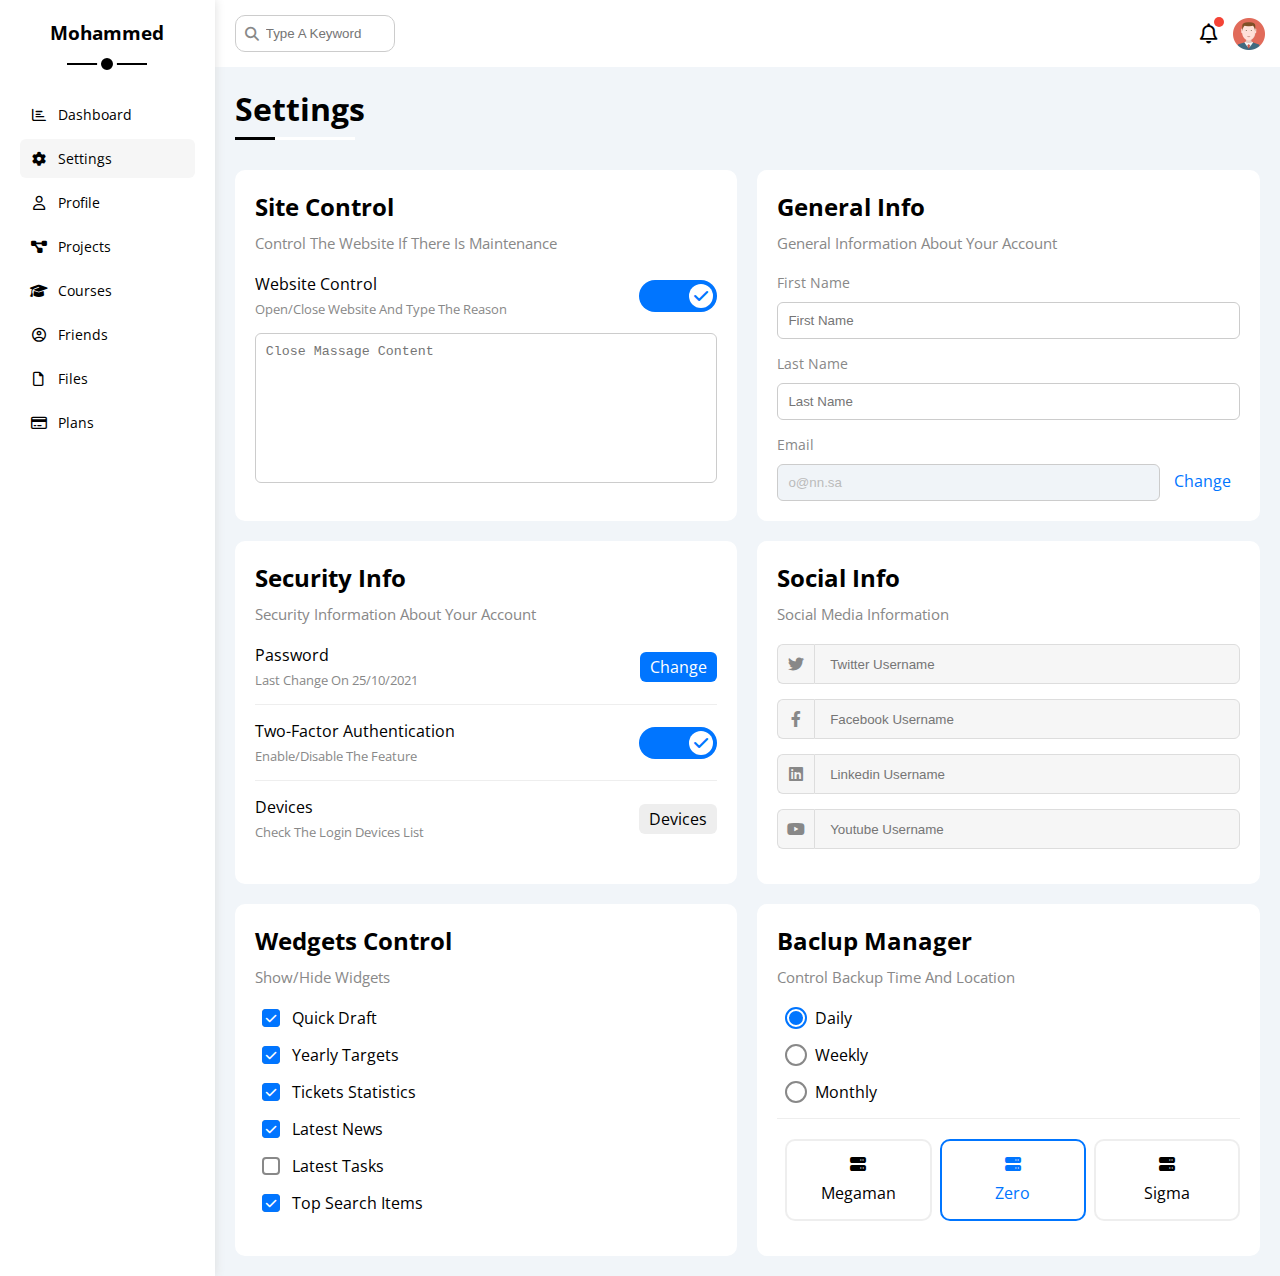
<file: settings.html>
<!DOCTYPE html>
<html lang="en">
  <head>
    <meta charset="UTF-8" />
    <meta http-equiv="X-UA-Compatible" content="IE=edge" />
    <meta name="viewport" content="width=device-width, initial-scale=1.0" />
    <title>Settings</title>
    <!-- <link rel="stylesheet" href="CSS/normalize.css"> -->
    <link rel="stylesheet" href="CSS/all.min.css" />
    <link rel="stylesheet" href="CSS/framework.css" />
    <link rel="stylesheet" href="CSS/master.css" />
    <link rel="preconnect" href="https://fonts.googleapis.com" />
    <link rel="preconnect" href="https://fonts.gstatic.com" crossorigin />
    <link
      href="https://fonts.googleapis.com/css2?family=Open+Sans:wght@400;700&display=swap"
      rel="stylesheet"
    />
  </head>
  <body>
    <div class="page d-flex">
      <div class="sidebar bg-white p-20 p-relative">
        <h3 class="p-relative txt-c mt-0">Mohammed</h3>
        <ul>
          <li>
            <a
              class="d-flex align-center fs-14 c-black rad-6 p-10"
              href="index.html"
            >
              <i class="fa-regular fa-chart-bar fa-fw"></i>
              <span>Dashboard</span>
            </a>
          </li>
          <li>
            <a
              class="active d-flex align-center fs-14 c-black rad-6 p-10"
              href="settings.html"
            >
              <i class="fa-solid fa-gear fa-fw"></i>
              <span>Settings</span>
            </a>
          </li>
          <li>
            <a
              class="d-flex align-center fs-14 c-black rad-6 p-10"
              href="profile.html"
            >
              <i class="fa-regular fa-user fa-fw"></i>
              <span>Profile</span>
            </a>
          </li>
          <li>
            <a
              class="d-flex align-center fs-14 c-black rad-6 p-10"
              href="projects.html"
            >
              <i class="fa-solid fa-diagram-project fa-fw"></i>
              <span>Projects</span>
            </a>
          </li>
          <li>
            <a
              class="d-flex align-center fs-14 c-black rad-6 p-10"
              href="courses.html"
            >
              <i class="fa-solid fa-graduation-cap fa-fw"></i>
              <span>Courses</span>
            </a>
          </li>
          <li>
            <a
              class="d-flex align-center fs-14 c-black rad-6 p-10"
              href="friends.html"
            >
              <i class="fa-regular fa-circle-user fa-fw"></i>
              <span>Friends</span>
            </a>
          </li>
          <li>
            <a
              class="d-flex align-center fs-14 c-black rad-6 p-10"
              href="files.html"
            >
              <i class="fa-regular fa-file fa-fw"></i>
              <span>Files</span>
            </a>
          </li>
          <li>
            <a
              class="d-flex align-center fs-14 c-black rad-6 p-10"
              href="plans.html"
            >
              <i class="fa-regular fa-credit-card fa-fw"></i>
              <span>Plans</span>
            </a>
          </li>
        </ul>
      </div>
      <div class="content w-full">
        <!-- start head -->
        <div class="head bg-white p-15 between-flex">
          <div class="search p-relative">
            <input class="p-10" type="search" placeholder="Type A Keyword" />
          </div>
          <div class="icon d-flex align-center">
            <span class="notification p-relative">
              <i class="fa-regular fa-bell fa-lg"></i>
            </span>
            <img src="Images/avatar.png" alt="" />
          </div>
        </div>
        <!-- end head -->
        <h1 class="p-relative">Settings</h1>
        <div class="settings-page m-20 d-grid gap-20">
          <!-- start settings box -->
          <div class="p-20 bg-white rad-10">
            <h2 class="mt-0 mb-10">Site Control</h2>
            <p class="mt-0 mb-20 c-grey fs-15">
              Control The Website If There Is Maintenance
            </p>
            <div class="mb-15 between-flex">
              <div>
                <span>Website Control</span>
                <p class="c-grey mt-5 mb-0 fs-13">
                  Open/Close Website And Type The Reason
                </p>
              </div>
              <div>
                <label>
                  <input class="toggle-checkbox" type="checkbox" checked />
                  <div class="toggle-switch"></div>
                </label>
              </div>
            </div>
            <textarea
              class="close-massage p-10 rad-6 d-block w-full"
              placeholder="Close Massage Content"
            ></textarea>
          </div>
          <!-- end settings box -->
          <!-- start settings box -->
          <div class="p-20 bg-white rad-10">
            <h2 class="mt-0 mb-10">General Info</h2>
            <p class="mt-0 mb-20 c-grey fs-15">
              General Information About Your Account
            </p>
            <div class="mb-15">
              <label class="fs-14 c-grey d-block mb-10" for="first"
                >First Name</label
              >
              <input
                class="border-ccc p-10 rad-6 d-block w-full"
                type="text"
                id="first"
                placeholder="First Name"
              />
            </div>
            <div class="mb-15">
              <label class="fs-14 c-grey d-block mb-10" for="last"
                >Last Name</label
              >
              <input
                class="border-ccc p-10 rad-6 d-block w-full"
                type="text"
                id="last"
                placeholder="Last Name"
              />
            </div>
            <div>
              <label class="fs-14 c-grey d-block mb-10" for="email"
                >Email</label
              >
              <input
                class="email border-ccc p-10 rad-6 mr-10"
                type="email"
                id="email"
                value="o@nn.sa"
                disabled
              />
              <a class="c-blue" href="#">Change</a>
            </div>
          </div>
          <!-- end settings box -->
          <!-- start settings box -->
          <div class="p-20 bg-white rad-10">
            <h2 class="mt-0 mb-10">Security Info</h2>
            <p class="mt-0 mb-20 c-grey fs-15">
              Security Information About Your Account
            </p>
            <div class="sec-box mb-15 between-flex">
              <div>
                <span>Password</span>
                <p class="c-grey mt-5 mb-0 fs-13">Last Change On 25/10/2021</p>
              </div>
              <a class="button bg-blue c-white btn-shape" href="#">Change</a>
            </div>
            <div class="sec-box mb-15 between-flex">
              <div>
                <span>Two-Factor Authentication</span>
                <p class="c-grey mt-5 mb-0 fs-13">Enable/Disable The Feature</p>
              </div>
              <label>
                <input class="toggle-checkbox" type="checkbox" checked />
                <div class="toggle-switch"></div>
              </label>
            </div>
            <div class="sec-box between-flex">
              <div>
                <span>Devices</span>
                <p class="c-grey mt-5 mb-0 fs-13">
                  Check The Login Devices List
                </p>
              </div>
              <a class="bg-eee c-black btn-shape" href="#">Devices</a>
            </div>
          </div>
          <!-- end settings box -->
          <!-- start settings box -->
          <div class="social-boxes p-20 bg-white rad-10">
            <h2 class="mt-0 mb-10">Social Info</h2>
            <p class="mt-0 mb-20 c-grey fs-15">Social Media Information</p>
            <div class="d-flex align-center mb-15">
              <i class="fa-brands fa-twitter center-flex c-grey"></i>
              <input
                class="w-full"
                type="text"
                placeholder="Twitter Username"
              />
            </div>
            <div class="d-flex align-center mb-15">
              <i class="fa-brands fa-facebook-f center-flex c-grey"></i>
              <input
                class="w-full"
                type="text"
                placeholder="Facebook Username"
              />
            </div>
            <div class="d-flex align-center mb-15">
              <i class="fa-brands fa-linkedin center-flex c-grey"></i>
              <input
                class="w-full"
                type="text"
                placeholder="Linkedin Username"
              />
            </div>
            <div class="d-flex align-center mb-15">
              <i class="fa-brands fa-youtube center-flex c-grey"></i>
              <input
                class="w-full"
                type="text"
                placeholder="Youtube Username"
              />
            </div>
          </div>
          <!-- end settings box -->
          <!-- start settings box -->
          <div class="widgets-control p-20 bg-white rad-10">
            <h2 class="mt-0 mb-10">Wedgets Control</h2>
            <p class="mt-0 mb-20 c-grey fs-15">Show/Hide Widgets</p>
            <div class="control d-flex align-center mb-15">
              <input type="checkbox" id="one" checked />
              <label for="one">Quick Draft</label>
            </div>
            <div class="control d-flex align-center mb-15">
              <input type="checkbox" id="two" checked />
              <label for="two">Yearly Targets</label>
            </div>
            <div class="control d-flex align-center mb-15">
              <input type="checkbox" id="three" checked />
              <label for="three">Tickets Statistics</label>
            </div>
            <div class="control d-flex align-center mb-15">
              <input type="checkbox" id="four" checked />
              <label for="four">Latest News</label>
            </div>
            <div class="control d-flex align-center mb-15">
              <input type="checkbox" id="five" />
              <label for="five">Latest Tasks</label>
            </div>
            <div class="control d-flex align-center mb-15">
              <input type="checkbox" id="six" checked />
              <label for="six">Top Search Items</label>
            </div>
          </div>
          <!-- end settings box -->
          <!-- start settings box -->
          <div class="backup-control p-20 bg-white rad-10">
            <h2 class="mt-0 mb-10">Baclup Manager</h2>
            <p class="mt-0 mb-20 c-grey fs-15">
              Control Backup Time And Location
            </p>
            <div class="date d-flex align-center mb-15">
              <input type="radio" name="time" id="daily" checked />
              <label for="daily">Daily</label>
            </div>
            <div class="date d-flex align-center mb-15">
              <input type="radio" name="time" id="weekly" />
              <label for="weekly">Weekly</label>
            </div>
            <div class="date d-flex align-center mb-15">
              <input type="radio" name="time" id="monthly" />
              <label for="monthly">Monthly</label>
            </div>
            <div class="servers d-flex align-center txt-c">
              <input type="radio" name="servers" id="server-one" />
              <div class="server mb-15 rad-10 w-full">
                <label class="d-block m-15" for="server-one">
                  <i class="fa-solid fa-server d-block mb-10"></i>
                  Megaman
                </label>
              </div>
              <input type="radio" name="servers" id="server-two" checked />
              <div class="server mb-15 rad-10 w-full">
                <label class="d-block m-15" for="server-two">
                  <i class="fa-solid fa-server d-block mb-10"></i>
                  Zero
                </label>
              </div>
              <input type="radio" name="servers" id="server-three" />
              <div class="server mb-15 rad-10 w-full">
                <label class="d-block m-15" for="server-three">
                  <i class="fa-solid fa-server d-block mb-10"></i>
                  Sigma
                </label>
              </div>
            </div>
          </div>
          <!-- end settings box -->
        </div>
      </div>
    </div>
  </body>
</html>
</file>
<file: CSS/framework.css>
:root {
  --blue-color: #0075ff;
  --blue-alt-color: #0d69d5;
  --orange-color: #f59e0b;
  --green-color: #22c55e;
  --red-color: #f44336;
  --grey-color: #888;
}
/* start box */
.d-flex {
  display: flex;
}
.align-center {
  align-items: center;
}
.space-between {
  justify-content: space-between;
}
.f-wrap {
  flex-wrap: wrap;
}
.d-grid {
  display: grid;
}
.gap-20 {
  gap: 20px;
}
.d-block {
  display: block;
}
@media (max-width: 767px) {
  .block-mobile {
    display: block;
  }
  .hide-mobile {
    display: none;
  }
}
/* end box */
/* start padding + margin */
.p-10 {
  padding: 10px;
}
.p-15 {
  padding: 15px;
}
.p-20 {
  padding: 20px;
}
.pt-10 {
  padding-top: 10px;
}
.pt-15 {
  padding-top: 15px;
}
.pt-20 {
  padding-top: 20px;
}
.pb-10 {
  padding-bottom: 10px;
}
.pb-15 {
  padding-bottom: 15px;
}
.pb-20 {
  padding-bottom: 20px;
}
.pl-15 {
  padding-left: 15px;
}
.m-0 {
  margin: 0;
}
.m-15 {
  margin: 15px;
}
.m-20 {
  margin: 20px;
}
.mt-0 {
  margin-top: 0;
}
.mt-5 {
  margin-top: 5px;
}
.mt-10 {
  margin-top: 10px;
}
.mt-15 {
  margin-top: 15px;
}
.mt-20 {
  margin-top: 20px;
}
.mt-25 {
  margin-top: 25px;
}
.mr-10 {
  margin-right: 10px;
}
.mr-15 {
  margin-right: 15px;
}
.mb-0 {
  margin-bottom: 0;
}
.mb-5 {
  margin-bottom: 5px;
}
.mb-10 {
  margin-bottom: 10px;
}
.mb-15 {
  margin-bottom: 15px;
}
.mb-20 {
  margin-bottom: 20px;
}
.mb-25 {
  margin-bottom: 25px;
}
/* end padding + margin */
/* start color */
.bg-white {
  background-color: white;
}
.bg-eee {
  background-color: #eee;
}
.bg-blue {
  background-color: var(--blue-color);
}
.bg-orange {
  background-color: var(--orange-color);
}
.bg-green {
  background-color: var(--green-color);
}
.bg-red {
  background-color: var(--red-color);
}
.c-black {
  color: black;
}
.c-grey {
  color: var(--grey-color);
}
.c-white {
  color: white;
}
.c-blue {
  color: var(--blue-color);
}
.c-orange {
  color: var(--orange-color);
}
.c-green {
  color: var(--green-color);
}
.c-red {
  color: red;
}
/* end color */
/* start position */
.p-relative {
  position: relative;
}
.p-absolute {
  position: absolute;
}
/* end position */
/* start font */
.txt-c {
  text-align: center;
}
.fs-13 {
  font-size: 13px;
}
.fs-14 {
  font-size: 14px;
}
.fs-15 {
  font-size: 15px;
}
.fs-25 {
  font-size: 25px;
}
.fw-bold {
  font-weight: bold;
}
@media (max-width: 767px) {
  .txt-c-mobile {
    text-align: center;
  }
}
/* end font */
/* start border */
.rad-6 {
  border-radius: 6px;
}
.rad-10 {
  border-radius: 10px;
}
.rad-half {
  border-radius: 50%;
}
.b-none {
  border: none;
}
.border-ccc {
  border: 1px solid #ccc;
}
.border-eee {
  border: 1px solid #eee;
}
/* end border */
/* start width + height */
.w-full {
  width: 100%;
}
.w-fit {
  width: fit-content;
}
.w-100 {
  width: 100px;
}
.h-full {
  height: 100%;
}
.h-100 {
  height: 100px;
}
/* end width + height */
/* start components */
.center-flex {
  display: flex;
  align-items: center;
  justify-content: center;
}
.between-flex {
  display: flex;
  align-items: center;
  justify-content: space-between;
}
.btn-shape {
  padding: 4px 10px;
  border-radius: 6px;
}
/* end components */
</file>
<file: CSS/master.css>
/* start global rules */
:root {
  --blue-color: #0075ff;
  --blue-alt-color: #0d69d5;
  --orange-color: #f59e0b;
  --green-color: #22c55e;
  --red-color: #f44336;
  --grey-color: #888;
}
* {
  box-sizing: border-box;
}
body {
  font-family: "Open Sans", sans-serif;
  margin: 0;
}
*:focus {
  outline: none;
}
a {
  text-decoration: none;
}
ul {
  list-style: none;
  padding: 0;
}
::-webkit-scrollbar {
  width: 15px;
}
::-webkit-scrollbar-track {
  background-color: white;
}
::-webkit-scrollbar-thumb {
  background-color: var(--blue-color);
}
::-webkit-scrollbar-thumb:hover {
  background-color: var(--blue-alt-color);
}
.page {
  background-color: #f1f5f9;
  min-height: 100vh;
}
/* end global rules */
/* start sidebar */
.sidebar {
  width: 250px;
  box-shadow: 0 0 10px #ddd;
}
.sidebar > h3 {
  margin-bottom: 50px;
}
.sidebar > h3::before,
.sidebar > h3::after {
  content: '';
  position: absolute;
  left: 50%;
  transform: translateX(-50%);
  background-color: black;
}
.sidebar > h3::before {
  bottom: -20px;
  width: 80px;
  height: 2px;
}
.sidebar > h3::after {
  bottom: -29px;
  width: 12px;
  height: 12px;
  border: 4px solid white;
  border-radius: 50%;
}
.sidebar ul li a {
  margin-bottom: 5px;
  transition: 0.3s;
}
.sidebar ul li a.active,
.sidebar ul li a:hover {
  background-color: #f6f6f6;
}
.sidebar ul li a span {
  font-size: 14px;
  margin-left: 10px;
}
@media (max-width: 767px) {
  .sidebar {
    width: 58px;
    padding: 10px;
  }
  .sidebar > h3 {
    font-size: 13px;
    margin-bottom: 15px;
  }
  .sidebar > h3::before,
  .sidebar > h3::after {
    display: none;
  }
  .sidebar ul li a span {
    display: none;
  }
}
/* end sidebar */
/* start content */
.content {
  overflow: hidden;
}
.content .head .search::before {
  font-family: var(--fa-style-family-classic);
  content: '\f002';
  font-weight: 900;
  position: absolute;
  left: 15px;
  top: 50%;
  transform: translateY(-50%);
  font-size: 14px;
  color: var(--grey-color);
}
.content .head .search input {
  width: 160px;
  border: 1px solid #ccc;
  border-radius: 10px;
  margin-left: 5px;
  padding-left: 30px;
  transition: width 0.3s;
}
.content .head .search input:focus {
  width: 200px;
}
.content .head .search input:focus::placeholder {
  opacity: 0;
}
.content .head .icon .notification::before {
  content: '';
  position: absolute;
  width: 10px;
  height: 10px;
  background-color: var(--red-color);
  border-radius: 50%;
  right: -6px;
  top: -6px;
}
.content .head .icon img {
  width: 32px;
  height: 32px;
  margin-left: 15px;
}
.page h1 {
  margin: 20px 20px 40px;
}
.page h1::before,
.page h1::after {
  content: '';
  position: absolute;
  left: 0;
  bottom: -10px;
  height: 3px;
}
.page h1::before {
  background-color: white;
  width: 120px;
}
.page h1::after {
  background-color: black;
  width: 40px;
}
.wrapper {
  grid-template-columns: repeat(auto-fill, minmax(450px, 1fr));
  margin-left: 20px;
  margin-right: 20px;
  margin-bottom: 20px;
}
@media (max-width: 767px) {
  .wrapper {
    display: grid;
    grid-template-columns: minmax(200px, 1fr);
    margin-left: 10px;
    margin-right: 10px;
    gap: 10px;
  }
}
/* end content */
/* start welcome widget */
.welcome {
  overflow: hidden;
}
.welcome .intro img {
  width: 200px;
  margin-bottom: -10px;
}
.welcome .avatar {
  width: 64px;
  height: 64px;
  border: 2px solid white;
  border-radius: 50%;
  padding: 2px;
  box-shadow: 0 0 5px #ddd;
  margin-left: 20px;
  margin-top: -32px;
}
.welcome .body {
  border-top: 1px solid #eee;
  border-bottom: 1px solid #eee;
}
.welcome .body > div {
  flex: 1;
}
.welcome a {
  margin: 0 15px 15px auto;
  transition: 0.3s;
}
.welcome a:hover {
  background-color: var(--blue-alt-color);
}
@media (max-width: 767px) {
  .welcome .intro {
    padding-bottom: 30px;
  }
  .welcome .avatar {
    margin-left: 0;
  }
  .welcome .body > div:not(:last-child) {
    margin-bottom: 20px;
  }
}
/* end welcome widget */
/* start Quick Draft widget */
.quick-draft textarea {
  resize: none;
  min-height: 180px;
}
.quick-draft .save {
  margin-left: auto;
  transition: 0.3s;
  cursor: pointer;
}
.quick-draft .save:hover {
  background-color: var(--blue-alt-color);
}
/* end Quick Draft widget */
/* start targets */
.targets .target-row .icon {
  width: 80px;
  height: 80px;
  margin-right: 15px;
}
.targets .target-row .details {
  flex: 1;
}
.targets .target-row .details .progress {
  height: 4px;
}
.targets .target-row .details .progress > span {
  position: absolute;
  left: 0;
  top: 0;
  height: 100%;
}
.targets .target-row .details .progress > span span {
  position: absolute;
  bottom: 16px;
  right: -16px;
  color: white;
  padding: 2px 5px;
  border-radius: 6px;
  font-size: 13px;
}
.targets .target-row .details .progress > span span::after {
  content: '';
  position: absolute;
  border-color: transparent;
  border-width: 5px;
  border-style: solid;
  bottom: -10px;
  left: 50%;
  transform: translateX(-50%);
}
.targets .target-row .details .progress > .blue span::after {
  border-top-color: var(--blue-color);
}
.targets .target-row .details .progress > .orange span::after {
  border-top-color: var(--orange-color);
}
.targets .target-row .details .progress > .green span::after {
  border-top-color: var(--green-color);
}
.blue .icon,
.blue .progress {
  background-color: rgb(0 117 255 / 20%);
}
.orange .icon,
.orange .progress {
  background-color: rgb(245 158 11 / 20%);
}
.green .icon,
.green .progress {
  background-color: rgb(34 197 94 / 20%);
}
/* end targets */
/* start tickets */
.tickets .box {
  border: 1px solid #ccc;
  width: calc(50% - 10px);
}
@media (max-width: 767px) {
  .tickets .box {
    width: 100%;
  }
}
/* end tickets */
/* start latest news */
.latest-news .news-row:not(:last-of-type) {
  padding-bottom: 20px;
  margin-bottom: 20px;
  border-bottom: 1px solid #eee;
}
.latest-news .news-row img {
  width: 100px;
  border-radius: 6px;
  margin-right: 15px;
}
.latest-news .news-row .info {
  flex-grow: 1;
}
.latest-news .news-row .info h3 {
  margin: 0 0 6px;
  font-size: 16px;
}
@media (max-width: 767px) {
  .latest-news .news-row {
    display: block;
  }
  .latest-news .news-row img {
    margin-bottom: 15px;
    margin-right: 0;
  }
  .latest-news .news-row .label {
    margin: 10px auto;
    width: fit-content;
  }
}
/* end latest news */
/* start tasks */
.tasks .task-row:not(:last-of-type) {
  padding-bottom: 15px;
  margin-bottom: 15px;
  border-bottom: 1px solid #eee;
}
.tasks .task-row .info {
  flex-grow: 1;
}
.tasks .done {
  opacity: 0.3;
}
.tasks .done h3,
.tasks .done p {
  text-decoration: line-through;
}
.tasks .task-row .delete {
  transition: 0.3s;
  cursor: pointer;
}
.tasks .task-row .delete:hover {
  color: var(--red-color);
}
/* end tasks */
/* start latest uploads */
.latest-uploads ul li:not(:last-child) {
  border-bottom: 1px solid #eee;
}
.latest-uploads ul li img {
  width: 40px;
}
/* end latest uploads */
/* start last project */
.last-project ul::before {
  content: '';
  position: absolute;
  left: 11px;
  width: 2px;
  height: 100%;
  background-color: var(--blue-color);
}
.last-project ul li::before {
  content: '';
  width: 20px;
  height: 20px;
  background-color: white;
  border: 2px solid white;
  outline: 2px solid var(--blue-color);
  margin-right: 15px;
  border-radius: 50%;
  z-index: 1;
  /* display: block; */
}
.last-project ul li.done::before {
  background-color: var(--blue-color);
}
.last-project ul li.current::before {
  animation: change-color 0.8s infinite alternate;
}
.last-project .launch-icon {
  position: absolute;
  right: 0;
  bottom: 0;
  width: 160px;
  opacity: 0.1;
}
/* end last project */
/* start reminders */
.reminders ul li .key {
  width: 15px;
  height: 15px;
}
.reminders ul li > .blue {
  border-left: 2px solid var(--blue-color);
}
.reminders ul li > .green {
  border-left: 2px solid var(--green-color);
}
.reminders ul li > .orange {
  border-left: 2px solid var(--orange-color);
}
.reminders ul li > .red {
  border-left: 2px solid var(--red-color);
}
/* end reminders */
/* start latest post */
.latest-post .top .avatar {
  width: 48px;
  height: 48px;
}
.latest-post .post-content {
  text-transform: capitalize;
  line-height: 1.8;
  border-top: 1px solid #eee;
  border-bottom: 1px solid #eee;
  min-height: 140px;
}
/* end latest post */
/* start social media */
.social-media .box {
  padding-left: 70px;
}
.social-media .box i {
  position: absolute;
  top: 0;
  left: 0;
  width: 52px;
  transition: 0.3s;
}
.social-media .box i:hover {
  transform: rotate(5deg);
}
.social-media .twitter {
  background-color: rgb(29 161 242 / 20%);
  color: #1da1f2;
}
.social-media .twitter i,
.social-media .twitter a {
  background-color: #1da1f2;
}
.social-media .facebook {
  background-color: rgb(24 119 242 / 20%);
  color: #1877f2;
}
.social-media .facebook i,
.social-media .facebook a {
  background-color: #1877f2;
}
.social-media .youtube {
  background-color: rgb(255 0 0 / 20%);
  color: #ff0000;
}
.social-media .youtube i,
.social-media .youtube a {
  background-color: #ff0000;
}
.social-media .linkedin {
  background-color: rgb(0 119 181 / 20%);
  color: #0077b5;
}
.social-media .linkedin i,
.social-media .linkedin a {
  background-color: #0077b5;
}
/* end social media */
/* start projects table */
.projects .responsive-table {
  overflow-x: auto;
}
.projects table {
  min-width: 1000px;
  border-spacing: 0;
}
.projects thead td {
  background-color: #eee;
  font-weight: bold;
}
.projects table td {
  padding: 15px;
}
.projects tbody td {
  border-bottom: 1px solid #eee;
  border-left: 1px solid #eee;
  transition: 0.3s;
}
.projects table tbody tr td:last-child {
  border-right: 1px solid #eee;
}
.projects table tbody tr:hover td {
  background-color: #faf7f7;
}
.projects table img {
  width: 32px;
  height: 32px;
  border-radius: 50%;
  padding: 2px;
  background-color: white;
}
.projects table img:not(:first-child) {
  margin-left: -20px;
}
.projects table .label {
  font-size: 13px;
}
/* end projects table */
/* start settings */
.settings-page {
  grid-template-columns: repeat(auto-fill, minmax(500px, 1fr));
}
@media (max-width: 767px) {
  .settings-page {
    grid-template-columns: minmax(100px, 1fr);
    gap: 10px;
    margin-left: 10px;
    margin-right: 10px;
  }
}
.settings-page .close-massage {
  border: 1px solid #ccc;
  resize: none;
  min-height: 150px;
}
.settings-page .email {
  display: inline-flex;
  width: calc(100% - 80px);
}
.settings-page .sec-box {
  padding-bottom: 15px;
}
.settings-page .sec-box:not(:last-of-type) {
  border-bottom: 1px solid #eee;
}
.settings-page .sec-box .button {
  transition: 0.3s;
}
.settings-page .sec-box .button:hover {
  background-color: var(--blue-alt-color);
}
.settings-page .social-boxes i {
  width: 40px;
  height: 40px;
  background-color: #f6f6f6;
  border: 1px solid #ddd;
  border-right: none;
  border-radius: 6px 0 0 6px;
  transition: 0.3s;
}
.settings-page .social-boxes input {
  height: 40px;
  background-color: #f6f6f6;
  border: 1px solid #ddd;
  border-radius: 0 6px 6px 0;
  padding-left: 15px;
}
.settings-page .social-boxes > div:focus-within i {
  color: black;
}
.widgets-control .control input[type='checkbox'] {
  appearance: none;
}
.widgets-control .control label {
  padding-left: 30px;
  cursor: pointer;
  position: relative;
}
.widgets-control .control label::before,
.widgets-control .control label::after {
  content: '';
  position: absolute;
  left: 0;
  top: 50%;
  margin-top: -9px;
  border-radius: 4px;
}
.widgets-control .control label::before {
  width: 14px;
  height: 14px;
  border: 2px solid var(--grey-color);
}
.widgets-control .control label:hover::before {
  border-color: var(--blue-alt-color);
}
.widgets-control .control label::after {
  font-family: var(--fa-style-family-classic);
  content: '\f00c';
  font-weight: 900;
  background-color: var(--blue-color);
  color: white;
  font-size: 12px;
  width: 18px;
  height: 18px;
  display: flex;
  align-items: center;
  justify-content: center;
  transform: scale(0) rotate(360deg);
  transition: 0.3s;
}
.widgets-control .control input[type='checkbox']:checked + label::after {
  transform: scale(1);
}
.backup-control input[type='radio'] {
  appearance: none;
}
.backup-control .date label {
  padding-left: 30px;
  cursor: pointer;
  position: relative;
}
.backup-control .date label::before {
  content: '';
  position: absolute;
  left: 0;
  top: 50%;
  transform: translateY(-50%);
  width: 18px;
  height: 18px;
  border: 2px solid var(--grey-color);
  border-radius: 50%;
}
.backup-control .date label::after {
  content: '';
  position: absolute;
  left: 4px;
  top: 4px;
  width: 14px;
  height: 14px;
  background-color: var(--blue-color);
  border-radius: 50%;
  transition: 0.3s;
  transform: scale(0);
}
.backup-control .date input[type='radio']:checked + label::before {
  border-color: var(--blue-color);
}
.backup-control .date input[type='radio']:checked + label::after {
  transform: scale(1);
}
.backup-control .servers {
  border-top: 1px solid #eee;
  padding-top: 20px;
}
@media (max-width: 767px) {
  .backup-control .servers {
    flex-wrap: wrap;
  }
}
.backup-control .servers .server {
  border: 2px solid #eee;
  position: relative;
}
.backup-control .servers .server label {
  cursor: pointer;
}
.backup-control .servers input[type='radio']:checked + .server {
  border-color: var(--blue-color);
  color: var(--blue-color);
}
.toggle-checkbox {
  appearance: none;
  display: none;
}
.toggle-switch {
  width: 78px;
  height: 32px;
  background-color: #ccc;
  border-radius: 16px;
  position: relative;
  transition: 0.3s;
  cursor: pointer;
}
.toggle-switch::before {
  font-family: var(--fa-style-family-classic);
  content: '\f00d';
  font-weight: 900;
  position: absolute;
  background-color: white;
  width: 24px;
  height: 24px;
  border-radius: 50%;
  top: 4px;
  left: 4px;
  display: flex;
  align-items: center;
  justify-content: center;
  color: #aaa;
  transition: 0.3s;
}
.toggle-checkbox:checked + .toggle-switch {
  background-color: var(--blue-color);
}
.toggle-checkbox:checked + .toggle-switch::before {
  content: '\f00c';
  left: 50px;
  color: var(--blue-color);
}
.settings-page :disabled {
  cursor: no-drop;
  background-color: #f0f4f8;
  color: #bbb;
}
/* end settings */
/* start profile */
@media (max-width: 767px) {
  .profile-page .overview {
    flex-direction: column;
  }
}
.profile-page .avatar-box {
  width: 300px;
}
@media (min-width: 768px) {
  .profile-page .avatar-box {
    border-right: 1px solid #eee;
  }
}
.profile-page .avatar-box img {
  width: 120px;
  height: 120px;
}
.profile-page .avatar-box .level {
  height: 6px;
  overflow: hidden;
  width: 70%;
  margin: auto;
}
.profile-page .avatar-box .level span {
  position: absolute;
  left: 0;
  height: 100%;
  background-color: var(--blue-color);
  border-radius: 6px;
}
.profile-page .info-box .box {
  flex-wrap: wrap;
  border-bottom: 1px solid #eee;
  transition: 0.3s;
}
.profile-page .info-box .box:hover {
  background-color: #f9f9f9;
}
.profile-page .info-box .box > div {
  padding: 10px 0 0;
  min-width: 250px;
}
.profile-page .info-box .toggle-switch {
  height: 20px;
}
@media (max-width: 767px) {
  .profile-page .info-box .toggle-switch {
    margin: auto;
  }
}
.profile-page .info-box .toggle-switch::before {
  width: 12px;
  height: 12px;
  font-size: 8px;
}
.profile-page .info-box .toggle-checkbox:checked + .toggle-switch::before {
  left: 62px;
}
@media (max-width: 767px) {
  .profile-page .other-data {
    flex-direction: column;
  }
}
.profile-page .skills-card {
  flex-grow: 1;
}
.profile-page .skills-card ul li {
  padding: 15px 0;
}
.profile-page .skills-card ul li:not(:last-child) {
  border-bottom: 1px solid #eee;
}
.profile-page .skills-card ul li span {
  display: inline-flex;
  padding: 4px 10px;
  background-color: #eee;
  border-radius: 6px;
  font-size: 14px;
}
.profile-page .skills-card ul li span:not(:last-child) {
  margin-right: 5px;
}
.profile-page .activities {
  flex-grow: 2;
}
.profile-page .activity:not(:last-of-type) {
  border-bottom: 1px solid #eee;
  padding-bottom: 20px;
  margin-bottom: 20px;
}
.profile-page .activity img {
  width: 64px;
  height: 64px;
  margin-right: 10px;
}
@media (min-width: 768px) {
  .profile-page .activity .date {
    margin-left: auto;
    text-align: right;
  }
}
@media (max-width: 767px) {
  .profile-page .activity {
    flex-direction: column;
  }
  .profile-page .activity img {
    margin-right: 0;
    margin-bottom: 15px;
  }
  .profile-page .activity .date {
    margin-top: 15px;
  }
}
/* end profile */
/* start projects */
.projects-page {
  grid-template-columns: repeat(auto-fill, minmax(500px, 1fr));
}
@media (max-width: 767px) {
  .projects-page {
    grid-template-columns: minmax(200px, 1fr);
    margin-right: 10px;
    margin-left: 10px;
    gap: 10px;
  }
}
.projects-page .project .date {
  position: absolute;
  right: 10px;
  top: 10px;
}
.projects-page .project h4 {
  font-weight: normal;
}
.projects-page .project .team {
  position: relative;
  min-height: 80px;
}
.projects-page .project .team a {
  position: absolute;
  left: 0;
  bottom: 0;
}
.projects-page .project .team a:nth-child(2) {
  left: 25px;
}
.projects-page .project .team a:nth-child(3) {
  left: 50px;
}
.projects-page .project .team a:nth-child(4) {
  left: 75px;
}
.projects-page .project .team a:nth-child(5) {
  left: 100px;
}
.projects-page .project .team a:hover {
  z-index: 1000;
}
.projects-page .project .team a img {
  width: 40px;
  height: 40px;
  border-radius: 50%;
  border: 2px solid white;
}
.projects-page .project .do {
  justify-content: flex-end;
  border-top: 1px solid #eee;
  padding-top: 15px;
  margin-top: 15px;
}
.projects-page .project .do span {
  padding: 3px 8px;
  margin-left: 5px;
  width: fit-content;
}
@media (max-width: 767px) {
  .projects-page .project .do {
    flex-direction: column;
  }
  .projects-page .project .do span:not(:last-child) {
    margin-bottom: 15px;
  }
}
.projects-page .project .info {
  border-top: 1px solid #eee;
  padding-top: 15px;
  margin-top: 15px;
}
.projects-page .project .info .prog {
  height: 8px;
  width: 260px;
  position: relative;
  border-radius: 4px;
}
@media (max-width: 767px) {
  .projects-page .project .info {
    flex-direction: column;
  }
  .projects-page .project .info .prog {
    margin-bottom: 15px;
  }
}
.projects-page .project .info .prog span {
  position: absolute;
  left: 0;
  height: 100%;
  border-radius: 4px;
}
/* end projects */
/* start courses */
.courses-page {
  grid-template-columns: repeat(auto-fill, minmax(300px, 1fr));
}
@media (max-width: 767px) {
  .courses-page {
    grid-template-columns: minmax(200px, 1fr);
    margin-right: 10px;
    margin-left: 10px;
    gap: 10px;
  }
}
.courses-page .course {
  overflow: hidden;
}
.courses-page .course .cover {
  max-width: 100%;
}
.courses-page .course .instructor {
  position: absolute;
  left: 20px;
  top: 20px;
  width: 64px;
  height: 64px;
  border: 2px solid white;
  border-radius: 50%;
}
.courses-page .course .description {
  line-height: 1.6;
}
.courses-page .course .info {
  border-top: 1px solid #eee;
  font-size: 13px;
}
.courses-page .course .info .title {
  position: absolute;
  left: 50%;
  transform: translateX(-50%);
  top: -13px;
}
/* end courses */
/* start friends */
.friends-page {
  grid-template-columns: repeat(auto-fill, minmax(300px, 1fr));
}
@media (max-width: 767px) {
  .friends-page {
    grid-template-columns: minmax(200px, 1fr);
    margin-right: 10px;
    margin-left: 10px;
    gap: 10px;
  }
}
.friends-page .contact {
  position: absolute;
  left: 10px;
  top: 10px;
}
.friends-page .contact i {
  background-color: #eee;
  padding: 10px;
  border-radius: 50%;
  color: #666;
  font-size: 13px;
  cursor: pointer;
  transition: 0.3s;
}
.friends-page .contact i:hover {
  background-color: var(--blue-color);
  color: white;
}
.friends-page .icons {
  border-top: 1px solid #eee;
  border-bottom: 1px solid #eee;
  margin-top: 15px;
  margin-bottom: 15px;
  padding-top: 15px;
  padding-bottom: 15px;
}
.friends-page .icons i {
  margin-right: 5px;
}
.friends-page .icons .vip {
  position: absolute;
  right: 0;
  top: 50%;
  transform: translateY(-50%);
  font-size: 40px;
  opacity: 0.2;
}
/* end friends */
/* start files */
.files-page {
  flex-direction: row-reverse;
  align-items: flex-start;
}
@media (max-width: 767px) {
  .files-page {
    flex-direction: column;
    align-items: normal;
  }
}
.files-page .files-stats {
  min-width: 260px;
}
.files-page .files-stats .icon {
  width: 40px;
  height: 40px;
  margin-right: 10px;
}
.files-page .files-stats .size {
  margin-left: auto;
}
.files-page .files-stats .blue {
  background-color: rgb(0 117 255 / 20%);
}
.files-page .files-stats .green {
  background-color: rgb(34 197 94 / 20%);
}
.files-page .files-stats .red {
  background-color: rgb(244 67 54 / 20%);
}
.files-page .files-stats .orange {
  background-color: rgb(245 158 11 / 20%);
}
.files-page .files-stats .upload {
  margin: 15px auto 0;
  padding: 10px 15px;
  transition: 0.3s;
}
.files-page .files-stats .upload:hover {
  background-color: var(--blue-alt-color);
}
.files-page .files-stats .upload:hover i {
  animation: go-up 0.8s infinite;
}
.files-page .files-content {
  flex: 1;
  grid-template-columns: repeat(auto-fill, minmax(200px, 1fr));
}
.files-page .files-content img {
  width: 64px;
  height: 64px;
  transition: 0.3s;
}
.files-page .files-content .file:hover img {
  transform: rotate(5deg);
}
.files-page .files-content .info {
  border-top: 1px solid #eee;
}
/* end files */
/* start plans */
.plans-page {
  grid-template-columns: repeat(auto-fill, minmax(450px, 1fr));
}
@media (max-width: 767px) {
  .plans-page {
    grid-template-columns: minmax(250px, 1fr);
    margin-right: 10px;
    margin-left: 10px;
    gap: 10px;
  }
}
.plans-page .plan .top {
  border: 3px solid white;
  outline: 3px solid transparent;
}
.plans-page .plan.green .top {
  outline-color: var(--green-color);
}
.plans-page .plan.blue .top {
  outline-color: var(--blue-color);
}
.plans-page .plan.orange .top {
  outline-color: var(--orange-color);
}
.plans-page .plan .price {
  position: relative;
  font-size: 40px;
  width: fit-content;
  margin: auto;
}
.plans-page .plan .price span {
  position: absolute;
  font-size: 25px;
  left: -20px;
  top: 0;
}
.plans-page .plan ul li {
  padding: 15px 0;
  display: flex;
  align-items: center;
  font-size: 15px;
  border-bottom: 1px solid #eee;
}
.plans-page .plan ul li .yes {
  color: var(--green-color);
}
.plans-page .plan ul li i:not(.yes, .help) {
  color: var(--red-color);
}
.plans-page .plan ul li i:first-child {
  font-size: 18px;
  margin-right: 5px;
}
.plans-page .plan ul li .help {
  color: var(--grey-color);
  margin-left: auto;
  cursor: pointer;
  position: relative;
}
.plans-page .plan ul li .help::after {
  content: 'help';
  position: absolute;
  top: -25px;
  left: 50%;
  transform: translateX(-50%);
  background-color: var(--grey-color);
  color: white;
  padding: 6px;
  border-radius: 4px;
  font-size: 8px;
  letter-spacing: 3px;
  display: none;
  transition: 0.3s;
}
.plans-page .plan ul li .help:hover::after {
  display: flex;
  align-items: center;
  justify-content: center;
}
/* end plans */
/* start animation */
@keyframes change-color {
  from {
    background-color: var(--blue-color);
  }
  to {
    background-color: white;
  }
}
@keyframes go-up {
  0%, 100% {
    transform: translateY(0);
  }
  50% {
    transform: translateY(-5px);
  }
}
/* end animation */
</file>
